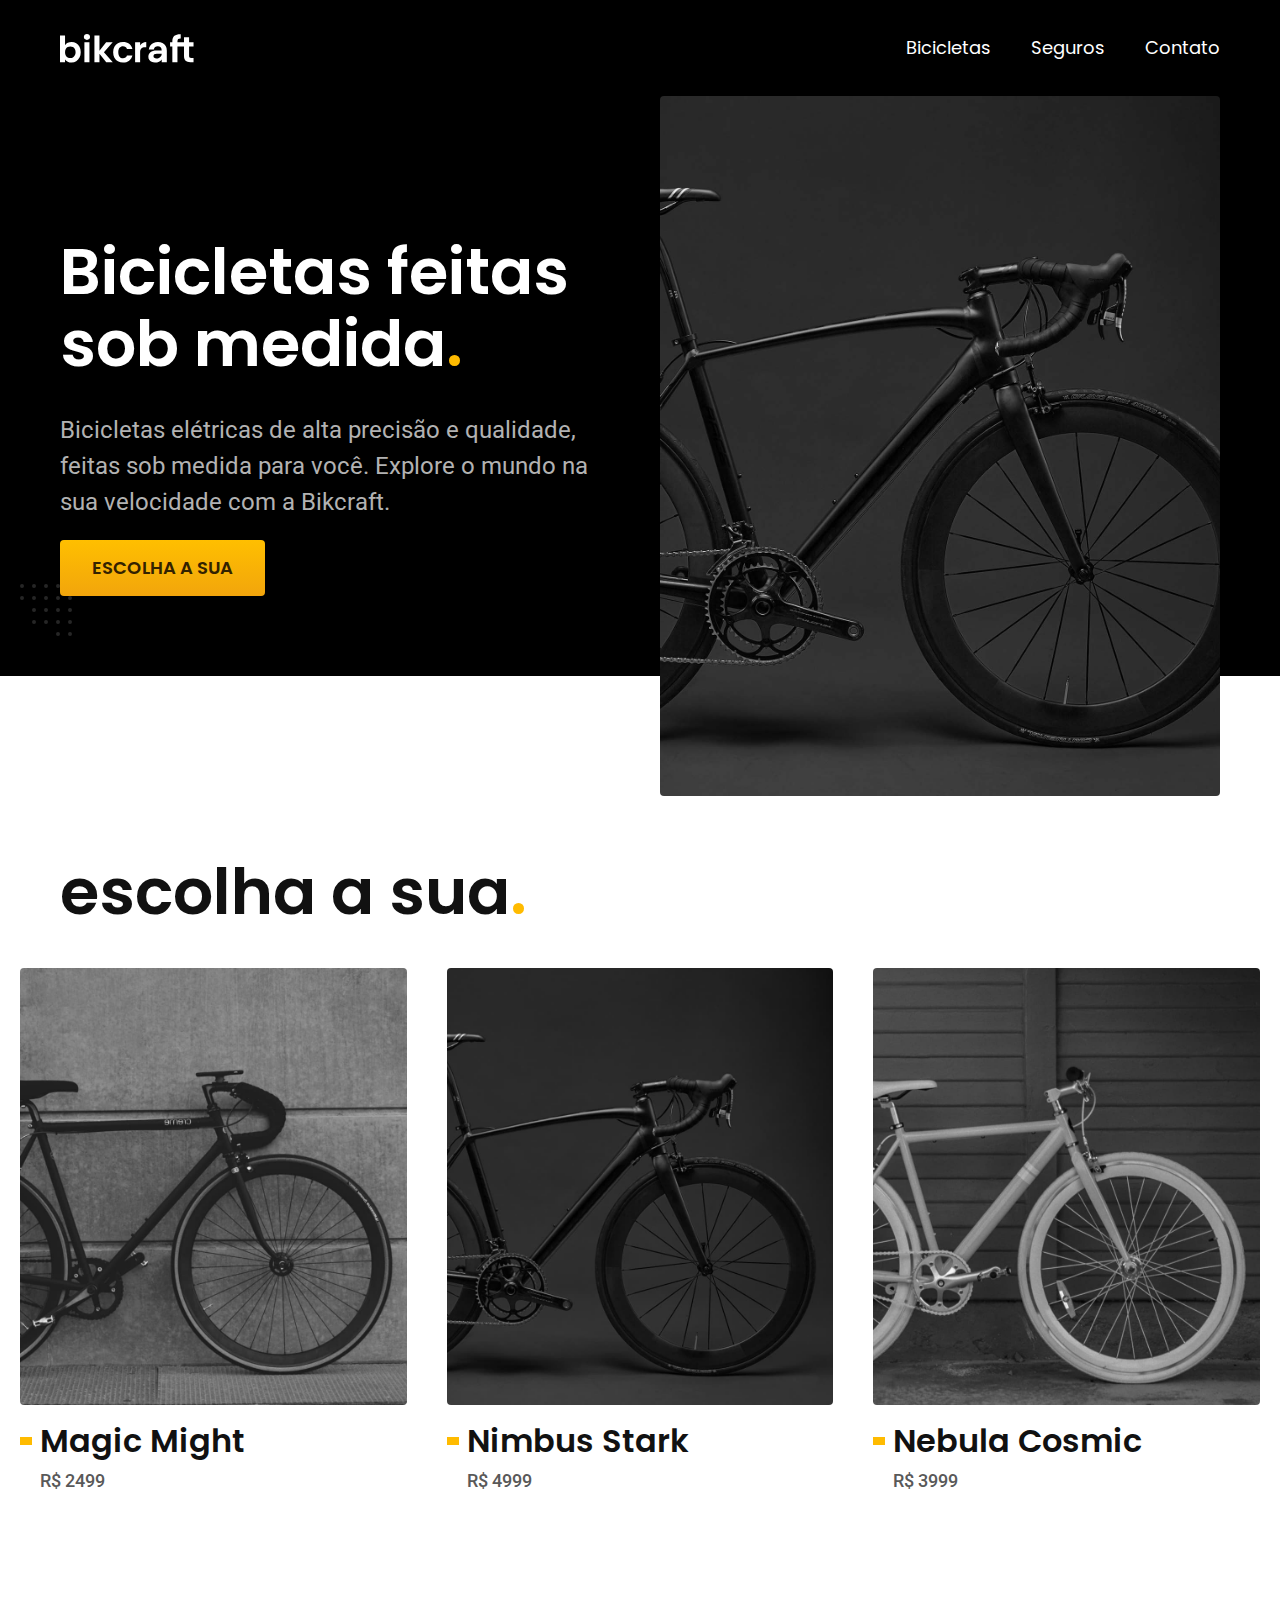
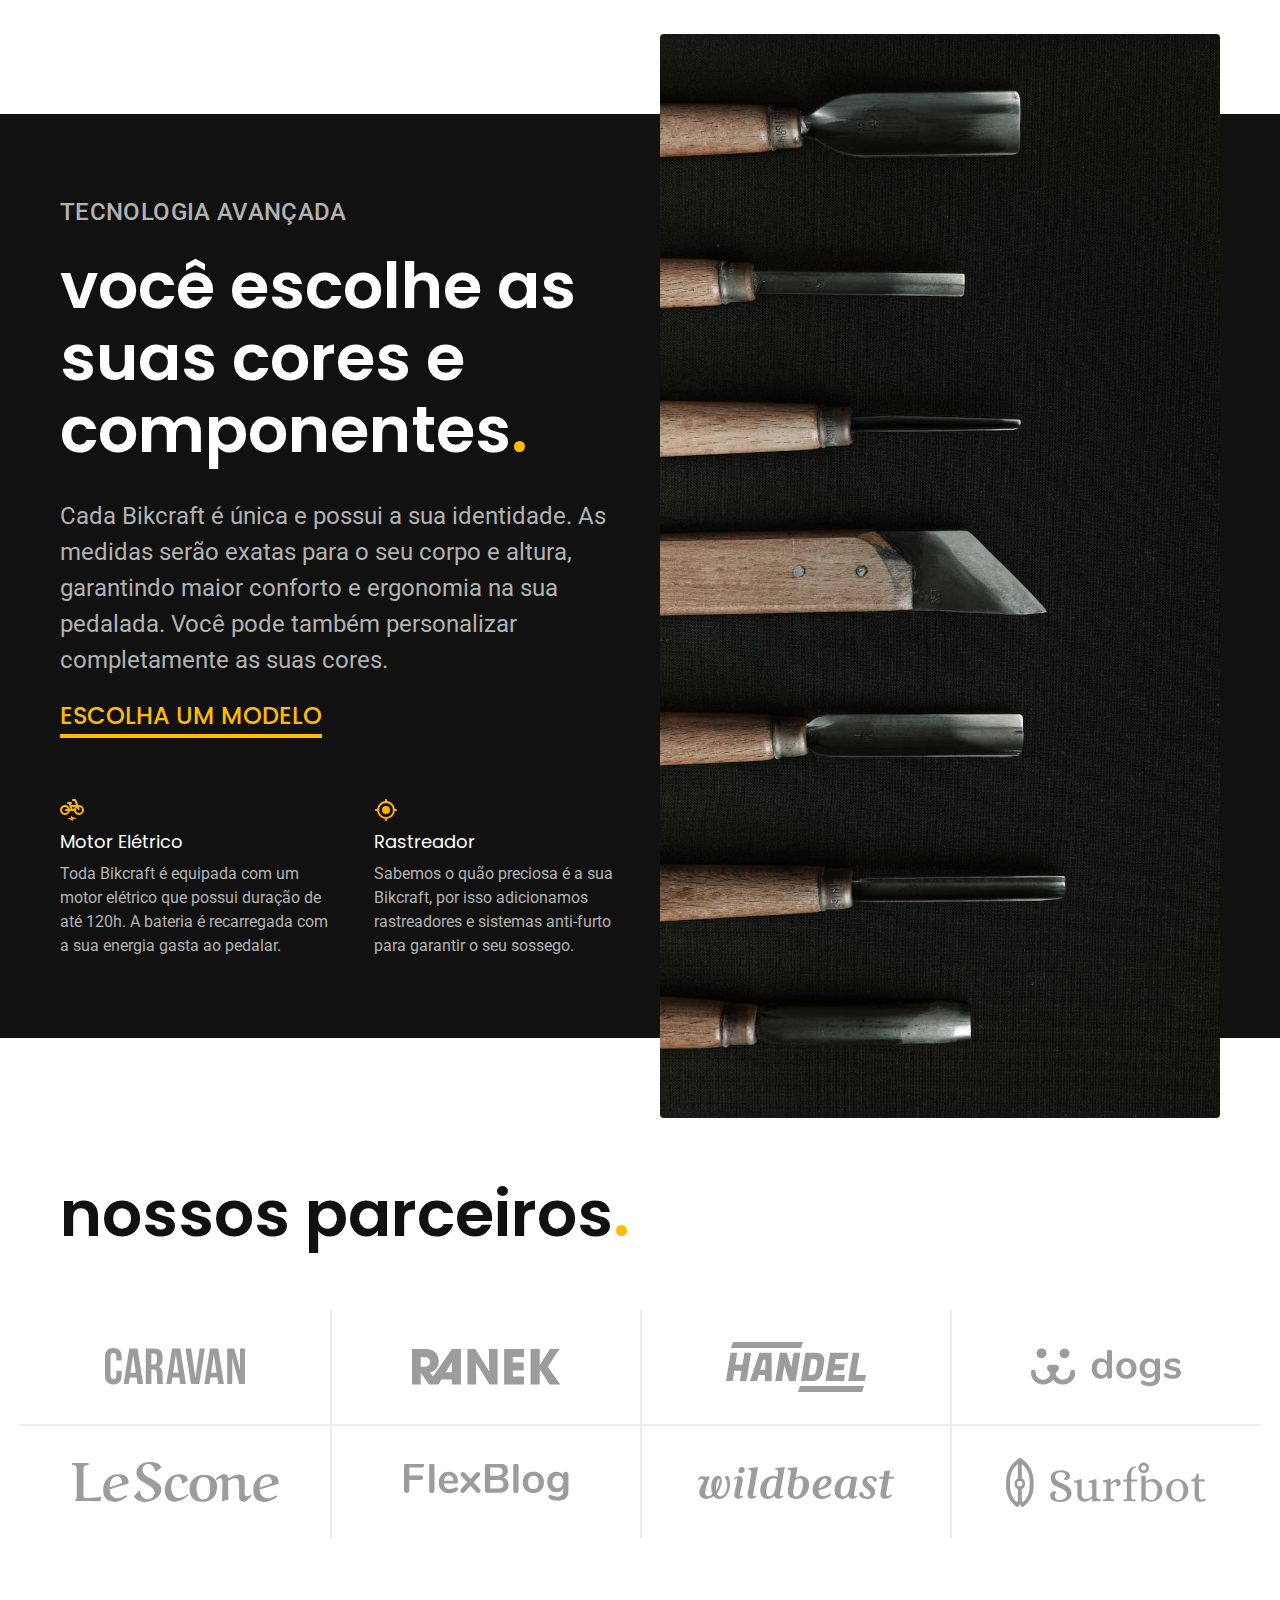
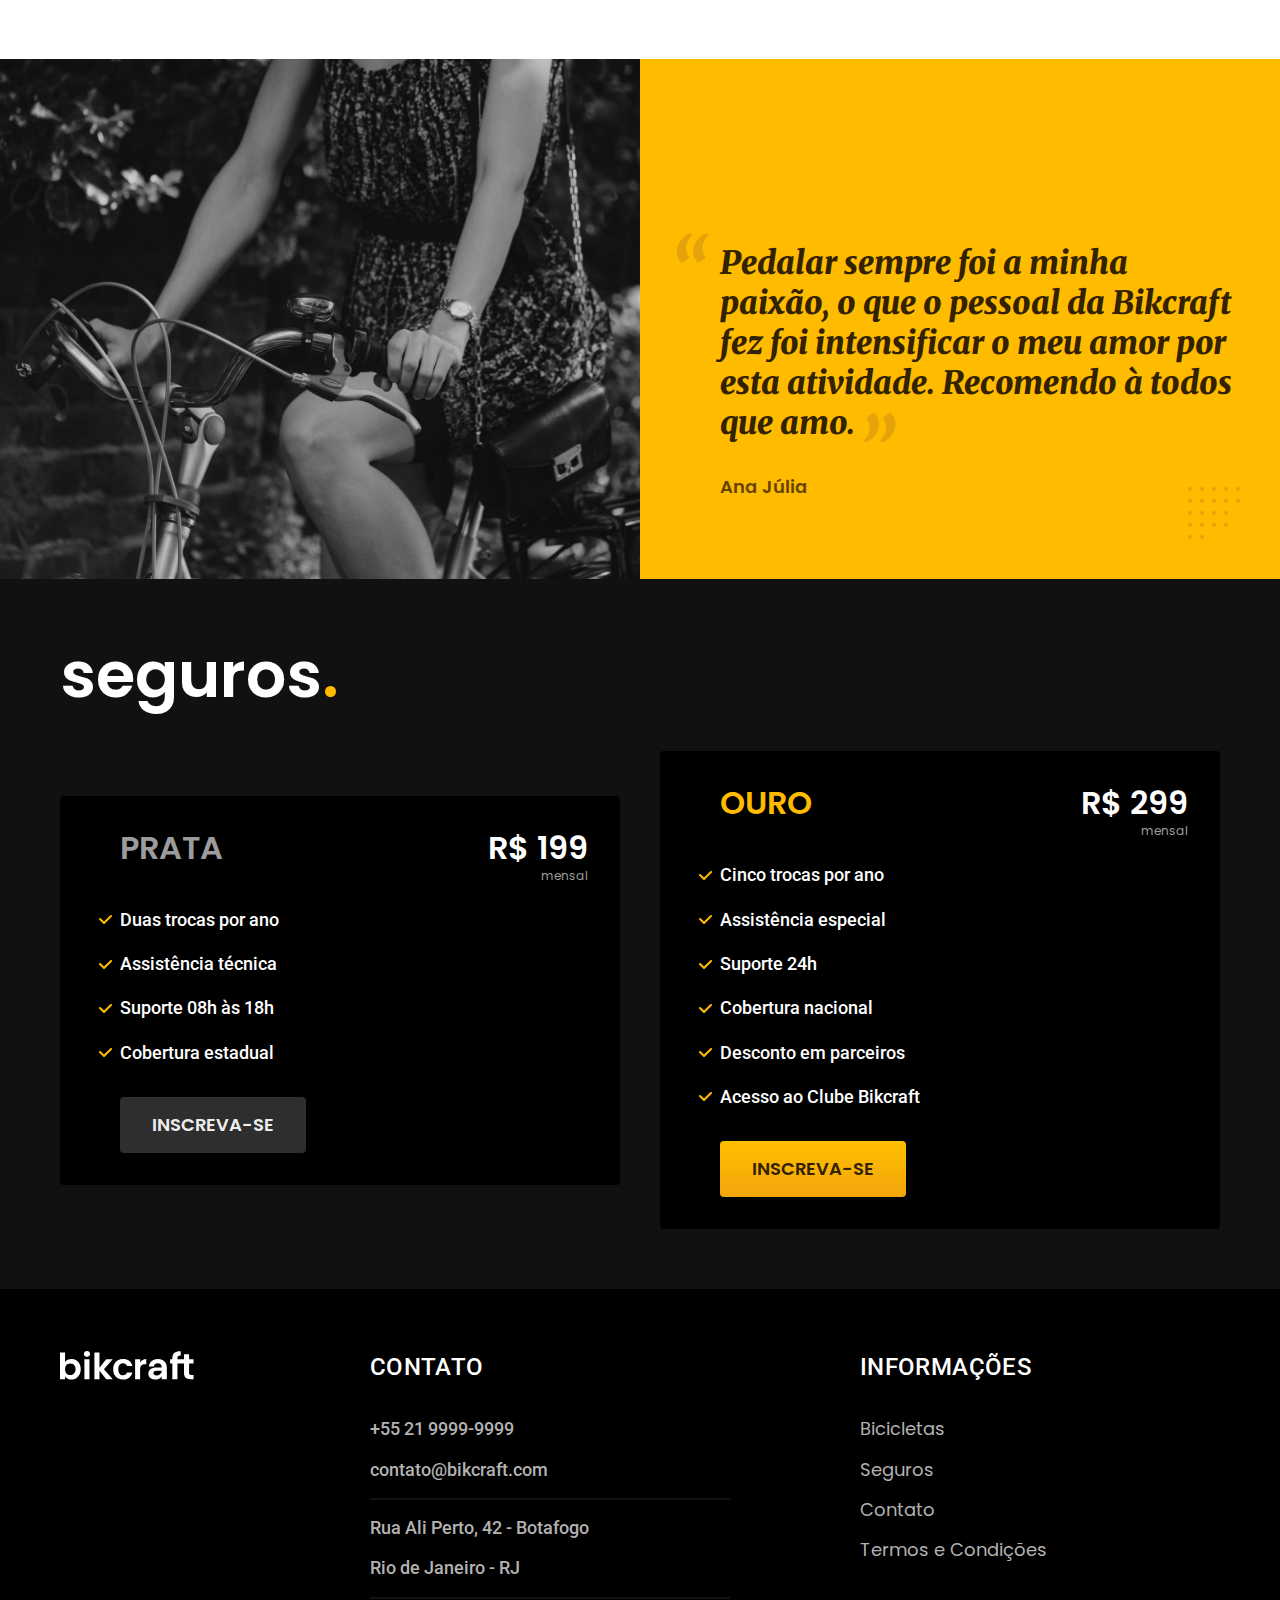
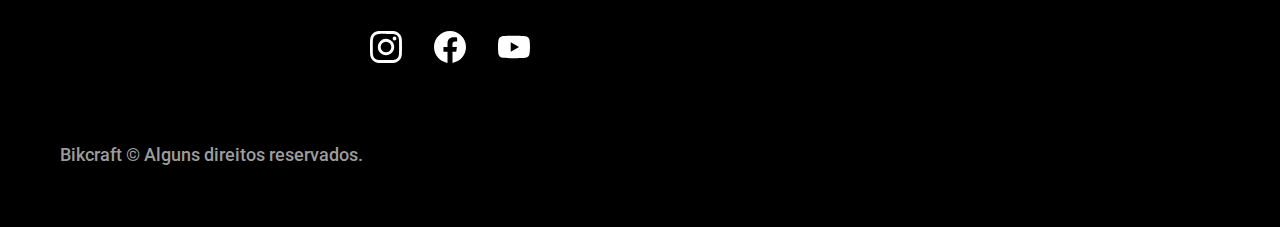
<file: index.html>
<!DOCTYPE html>
<html lang="pt-br">

<head>
  <meta charset="UTF-8">
  <meta name="viewport" content="width=device-width, initial-scale=1.0">
  <title>Bikcraft - Bicicletas Elétricas</title>
  <meta name="description" content="Bicicletas elétricas de alta precisão e qualidade, feitas sob medida para o cliente. Explore o mundo na sua velocidade com a Bikcraft.">

  <link rel="icon" href="./favicon.svg" type="image/svg+xml">
  <link rel="preload" href="./css/style.min.css" as="style">
  <link rel="stylesheet" href="./css/style.min.css">

  <link rel="preconnect" href="https://fonts.googleapis.com">
  <link rel="preconnect" href="https://fonts.gstatic.com" crossorigin>
  <link href="https://fonts.googleapis.com/css2?family=Merriweather:ital,wght@1,900&family=Poppins:wght@400;600&family=Roboto:wght@400;500&display=swap" rel="stylesheet">

  <script>
    document.documentElement.classList.add('js');
  </script>
</head>

<body>
  <header class="header-bg">
    <div class="header container">
      <a href="./">
        <img src="./img/bikcraft.svg" width="136" height="32" alt="Bikcraft">
      </a>

      <nav aria-label="primaria">
        <ul class="header-menu font-1-m cor-0">
          <li><a href="./bicicletas.html">Bicicletas</a></li>
          <li><a href="./seguros.html">Seguros</a></li>
          <li><a href="./contato.html">Contato</a></li>
        </ul>
      </nav>
    </div>
  </header>

  <main class="introducao-bg">
    <div class="introducao container">
      <div class="introducao-conteudo">
        <h1 class="font-1-xxl cor-0 fadeInDown" data-anime="200">Bicicletas feitas sob medida<span class="cor-p1">.</span></h1>
        <p class="font-2-l cor-5 fadeInDown" data-anime="400">Bicicletas elétricas de alta precisão e qualidade, feitas sob medida para você. Explore o mundo na sua velocidade com a Bikcraft.</p>
        <a class="botao fadeInDown" data-anime="600" href="./bicicletas.html">Escolha a sua</a>
      </div>
      <picture class="fadeInDown" data-anime="800">
        <source media="(max-width: 800px)" srcset="./img/bicicletas/nimbus.jpg">
        <img src="./img/fotos/introducao.jpg" width="1280" height="1600" alt="Bicicleta elétrica preta.">
      </picture>
    </div>
  </main>

  <article class="bicicletas-lista">
    <h2 class="container font-1-xxl">escolha a sua<span class="cor-p1">.</span></h2>

    <ul>
      <li>
        <a href="./bicicletas/magic.html">
          <img src="./img/bicicletas/magic-home.jpg" alt="Bicicleta preta" width="920" height="1040">
          <h3 class="font-1-xl">Magic Might</h3>
          <span class="font-2-m cor-8">R$ 2499</span>
        </a>
      </li>
      <li>
        <a href="./bicicletas/nimbus.html">
          <img src="./img/bicicletas/nimbus-home.jpg" alt="Bicicleta preta" width="920" height="1040">
          <h3 class="font-1-xl">Nimbus Stark</h3>
          <span class="font-2-m cor-8">R$ 4999</span>
        </a>
      </li>
      <li>
        <a href="./bicicletas/nebula.html">
          <img src="./img/bicicletas/nebula-home.jpg" alt="Bicicleta preta" width="920" height="1040">
          <h3 class="font-1-xl">Nebula Cosmic</h3>
          <span class="font-2-m cor-8">R$ 3999</span>
        </a>
      </li>
    </ul>
  </article>

  <article class="tecnologia-bg">
    <div class="tecnologia container">
      <div class="tecnologia-conteudo">
        <span class="font-2-l-b cor-5">Tecnologia Avançada</span>
        <h2 class="font-1-xxl cor-0">você escolhe as suas cores e componentes<span class="cor-p1">.</span></h2>
        <p class="font-2-l cor-5">Cada Bikcraft é única e possui a sua identidade. As medidas serão exatas para o seu corpo e altura, garantindo maior conforto e ergonomia na sua pedalada. Você pode também personalizar completamente as suas cores.</p>
        <a class="link" href="./bicicletas.html">Escolha um modelo</a>
        <div class="tecnologia-vantagens">
          <div>
            <img src="./img/icones/eletrica.svg" width="24" height="24" alt="">
            <h3 class="font-1-m cor-0">Motor Elétrico</h3>
            <p class="font-2-s cor-5">Toda Bikcraft é equipada com um motor elétrico que possui duração de até 120h. A bateria é recarregada com a sua energia gasta ao pedalar.</p>
          </div>
          <div>
            <img src="./img/icones/rastreador.svg" width="24" height="24" alt="">
            <h3 class="font-1-m cor-0">Rastreador</h3>
            <p class="font-2-s cor-5">Sabemos o quão preciosa é a sua Bikcraft, por isso adicionamos rastreadores e sistemas anti-furto para garantir o seu sossego.</p>
          </div>
        </div>
      </div>
      <div class="tecnologia-imagem">
        <img src="./img/fotos/tecnologia.jpg" width="1200" height="1920" alt="">
      </div>
    </div>
  </article>

  <section class="parceiros" aria-label="Nossos Parceiros">
    <h2 class="container font-1-xxl">nossos parceiros<span class="cor-p1">.</span></h2>

    <ul>
      <li><img src="./img/parceiros/caravan.svg" alt="Caravan" width="140" height="38"></li>
      <li><img src="./img/parceiros/ranek.svg" alt="Ranek" width="149" height="36"></li>
      <li><img src="./img/parceiros/handel.svg" alt="Handel" width="140" height="50"></li>
      <li><img src="./img/parceiros/dogs.svg" alt="Dogs" width="152" height="39"></li>
      <li><img src="./img/parceiros/lescone.svg" alt="LeScone" width="208" height="41"></li>
      <li><img src="./img/parceiros/flexblog.svg" alt="FlexBlog" width="165" height="38"></li>
      <li><img src="./img/parceiros/wildbeast.svg" alt="Wildbeast" width="196" height="34"></li>
      <li><img src="./img/parceiros/surfbot.svg" alt="Surfbot" width="200" height="49"></li>
    </ul>
  </section>

  <section class="depoimento" aria-label="Depoimento">
    <div>
      <img src="./img/fotos/depoimento.jpg" width="1560" height="1360" alt="Pessoa pedalando uma bicicleta Bikcraft">
    </div>
    <div class="depoimento-conteudo">
      <blockquote class="font-1-xl cor-p5">
        <p>Pedalar sempre foi a minha paixão, o que o pessoal da Bikcraft fez foi intensificar o meu amor por esta atividade. Recomendo à todos que amo.</p>
      </blockquote>
      <span class="font-1-m-b cor-p4">Ana Júlia</span>
    </div>
  </section>

  <article class="seguros-bg">
    <div class="seguros container">
      <h2 class="font-1-xxl cor-0">seguros<span class="cor-p1">.</span></h2>
      <div class="seguros-item">
        <h3 class="font-1-xl cor-6">PRATA</h3>
        <span class="font-1-xl cor-0">R$ 199 <span class="font-1-xs cor-6">mensal</span></span>
        <ul class="font-2-m cor-0">
          <li>Duas trocas por ano</li>
          <li>Assistência técnica</li>
          <li>Suporte 08h às 18h</li>
          <li>Cobertura estadual</li>
        </ul>
        <a class="botao secundario" href="./orcamento.html">Inscreva-se</a>
      </div>

      <div class="seguros-item">
        <h3 class="font-1-xl cor-p1">OURO</h3>
        <span class="font-1-xl cor-0">R$ 299 <span class="font-1-xs cor-6">mensal</span></span>
        <ul class="font-2-m cor-0">
          <li>Cinco trocas por ano</li>
          <li>Assistência especial</li>
          <li>Suporte 24h</li>
          <li>Cobertura nacional</li>
          <li>Desconto em parceiros</li>
          <li>Acesso ao Clube Bikcraft</li>
        </ul>
        <a class="botao" href="./orcamento.html">Inscreva-se</a>
      </div>
    </div>
  </article>

  <footer class="footer-bg">
    <div class="footer container">
      <img src="./img/bikcraft.svg" width="136" height="32" alt="Bikcraft">
      <div class="footer-contato">
        <h3 class="font-2-l-b cor-0">Contato</h3>
        <ul class="font-2-m cor-5">
          <li><a href="tel:+552199999999">+55 21 9999-9999</a></li>
          <li><a href="mailto:contato@bikcraft.com">contato@bikcraft.com</a></li>
          <li>Rua Ali Perto, 42 - Botafogo</li>
          <li>Rio de Janeiro - RJ</li>
        </ul>
        <div class="footer-redes">
          <a href="./">
            <img src="./img/redes/instagram.svg" width="32" height="32" alt="Instagram">
          </a>
          <a href="./">
            <img src="./img/redes/facebook.svg" width="32" height="32" alt="Facebook">
          </a>
          <a href="./">
            <img src="./img/redes/youtube.svg" width="32" height="32" alt="Youtube">
          </a>
        </div>
      </div>
      <div class="footer-informacoes">
        <h3 class="font-2-l-b cor-0">Informações</h3>
        <nav>
          <ul class="font-1-m cor-5">
            <li><a href="./bicicletas.html">Bicicletas</a></li>
            <li><a href="./seguros.html">Seguros</a></li>
            <li><a href="./contato.html">Contato</a></li>
            <li><a href="./termos.html">Termos e Condições</a></li>
          </ul>
        </nav>
      </div>
      <p class="footer-copy font-2-m cor-6">Bikcraft © Alguns direitos reservados.</p>
    </div>
  </footer>

  <script src="./js/plugins/simple-anime.js"></script>
  <script src="./js/script.js"></script>

</body>

</html>
</file>
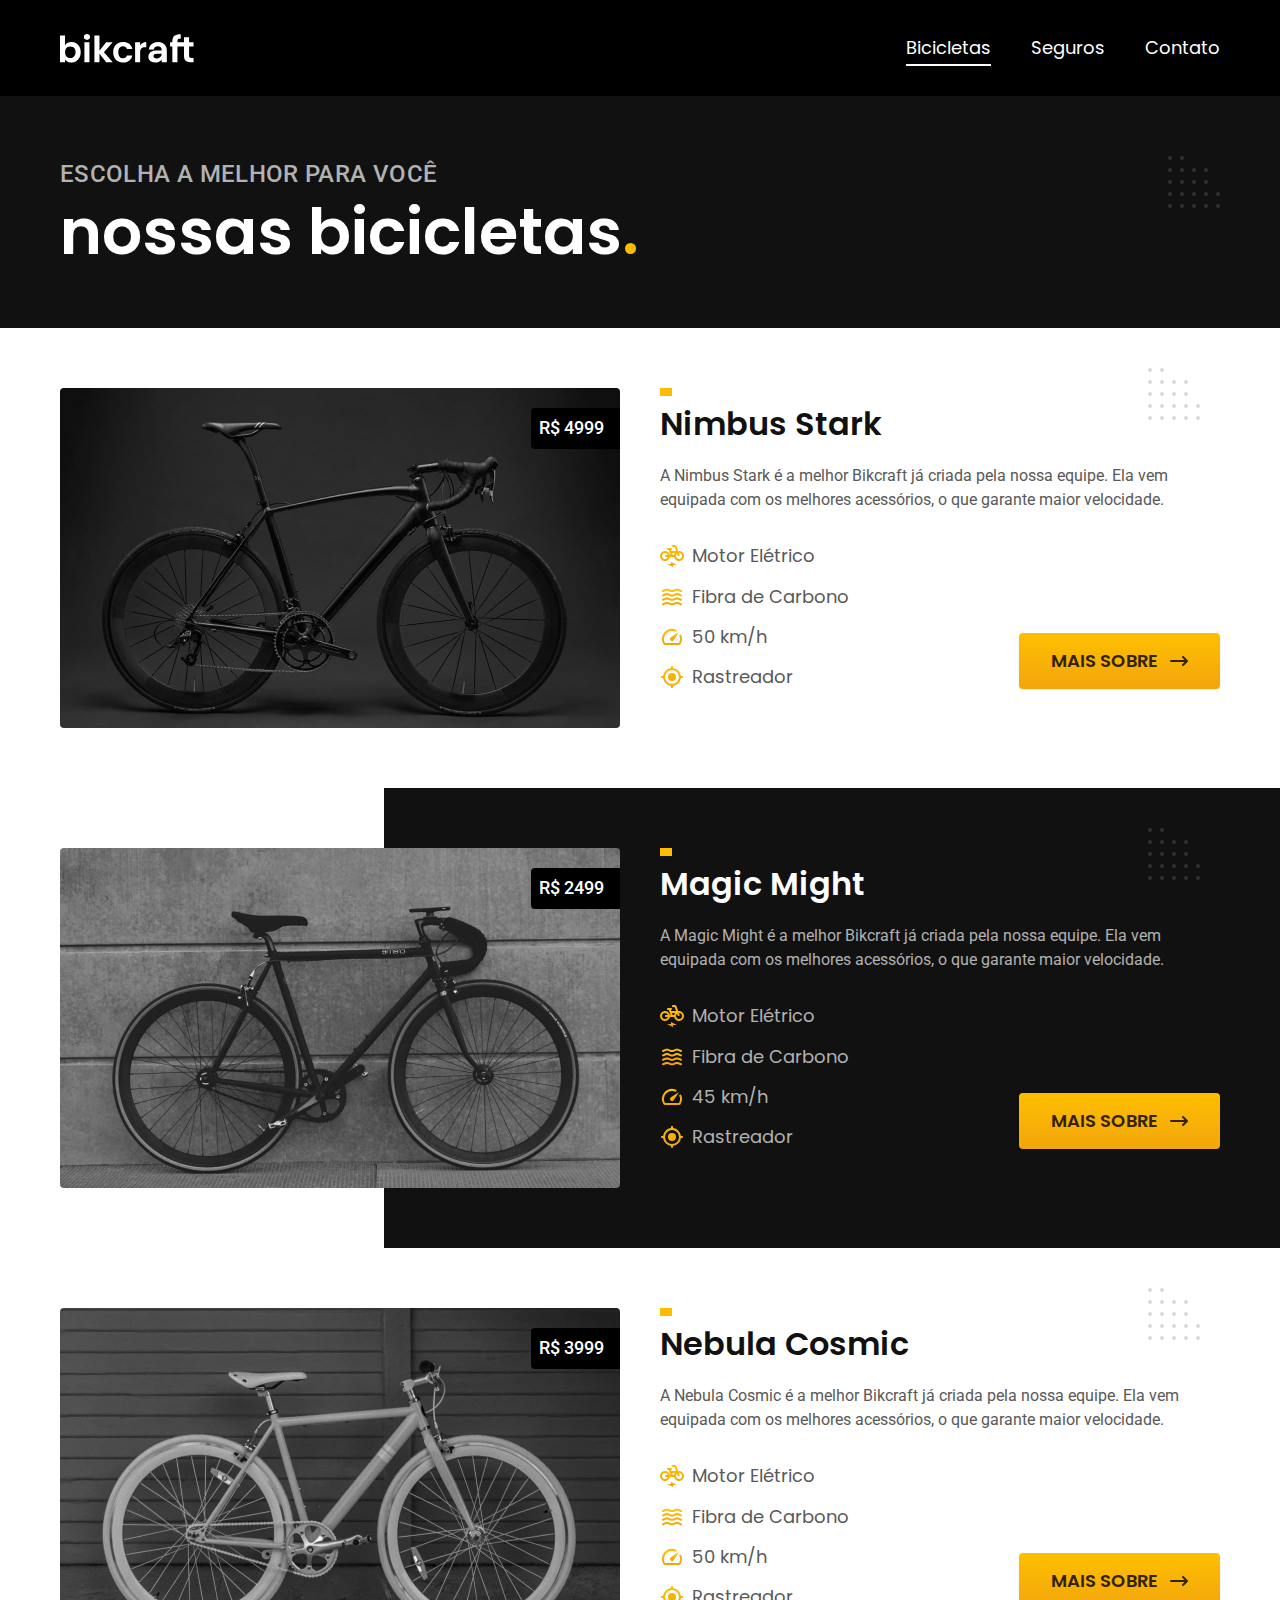
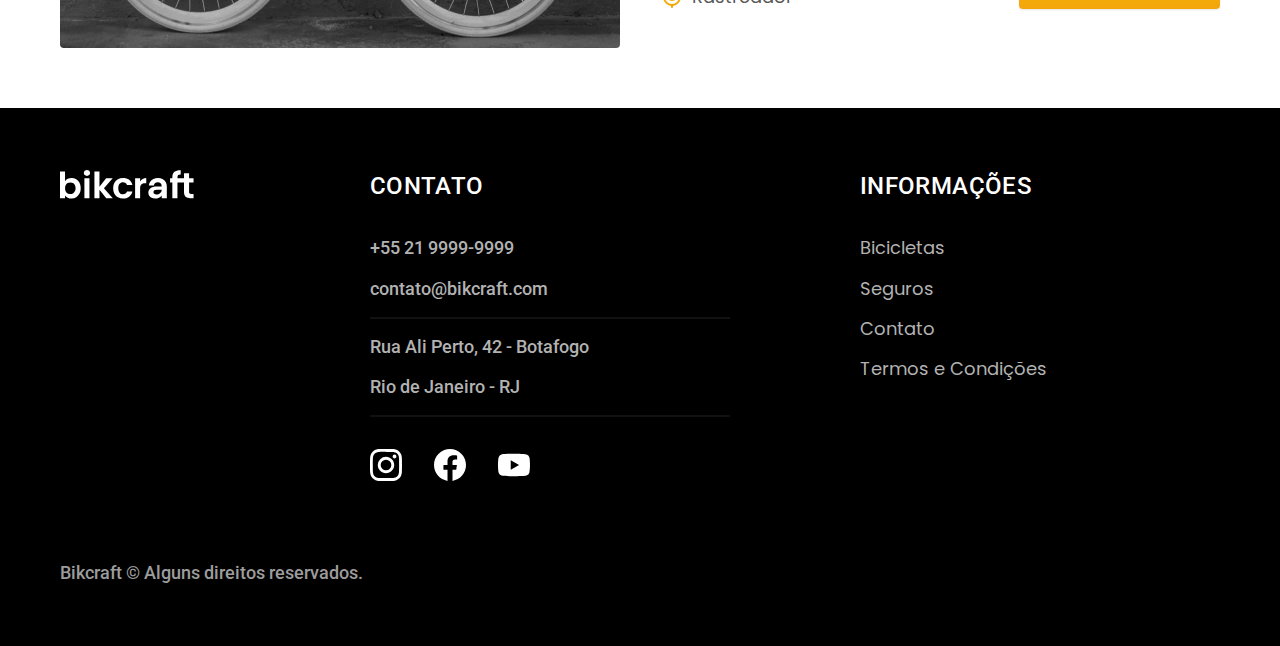
<file: bicicletas.html>
<!DOCTYPE html>
<html lang="pt-br">

<head>
  <meta charset="UTF-8">
  <meta name="viewport" content="width=device-width, initial-scale=1.0">

  <title>Bicicletas | Bikcraft</title>
  <meta name="description" content="Bicicletas">

  <link rel="icon" href="./favicon.svg" type="image/svg+xml">
  <link rel="preload" href="./css/style.min.css" as="style">
  <link rel="stylesheet" href="./css/style.min.css">

  <link rel="preconnect" href="https://fonts.googleapis.com">
  <link rel="preconnect" href="https://fonts.gstatic.com" crossorigin>
  <link href="https://fonts.googleapis.com/css2?family=Merriweather:ital,wght@1,900&family=Poppins:wght@400;600&family=Roboto:wght@400;500&display=swap" rel="stylesheet">

  <script>
    document.documentElement.classList.add('js');
  </script>
</head>

<body id="bicicletas">
  <header class="header-bg">
    <div class="header container">
      <a href="./">
        <img src="./img/bikcraft.svg" alt="Bikcraft" width="136" height="32">
      </a>

      <nav aria-label="primaria">
        <ul class="header-menu font-1-m cor-0">
          <li><a href="./bicicletas.html">Bicicletas</a></li>
          <li><a href="./seguros.html">Seguros</a></li>
          <li><a href="./contato.html">Contato</a></li>
        </ul>
      </nav>
    </div>
  </header>

  <main>
    <div class="titulo-bg">
      <div class="titulo container">
        <p class="font-2-l-b cor-5">Escolha a melhor para você</p>
        <h1 class="font-1-xxl cor-0">nossas bicicletas<span class="cor-p1">.</span></h1>
      </div>
    </div>

    <div class="bicicletas container">
      <div class="bicicletas-imagem">
        <img src="./img/bicicletas/nimbus.jpg" alt="Bicicleta preta" width="1120" height="680">
        <span class="font-2-m cor-0">R$ 4999</span>
      </div>
      <div class="bicicletas-conteudo">
        <h2 class="font-1-xl">Nimbus Stark</h2>
        <p class="font-2-s cor-8">A Nimbus Stark é a melhor Bikcraft já criada pela nossa equipe. Ela vem equipada com os melhores acessórios, o que garante maior velocidade.</p>
        <ul class="font-1-m cor-8">
          <li>
            <img src="./img/icones/eletrica.svg" alt="" width="32" height="32">
            Motor Elétrico
          </li>
          <li>
            <img src="./img/icones/carbono.svg" alt="" width="32" height="32">
            Fibra de Carbono
          </li>
          <li>
            <img src="./img/icones/velocidade.svg" alt="" width="32" height="32">
            50 km/h
          </li>
          <li>
            <img src="./img/icones/rastreador.svg" alt="" width="32" height="32">
            Rastreador
          </li>
        </ul>
        <a class="botao seta" href="./bicicletas/nimbus.html">Mais Sobre</a>
      </div>
    </div>

    <div class="bicicletas-bg">
      <div class="bicicletas container">
        <div class="bicicletas-imagem">
          <img src="./img/bicicletas/magic.jpg" alt="Bicicleta preta" width="1120" height="680">
          <span class="font-2-m cor-0">R$ 2499</span>
        </div>
        <div class="bicicletas-conteudo">
          <h2 class="font-1-xl cor-0">Magic Might</h2>
          <p class="font-2-s cor-5">A Magic Might é a melhor Bikcraft já criada pela nossa equipe. Ela vem equipada com os melhores acessórios, o que garante maior velocidade.</p>
          <ul class="font-1-m cor-5">
            <li>
              <img src="./img/icones/eletrica.svg" alt="" width="32" height="32">
              Motor Elétrico
            </li>
            <li>
              <img src="./img/icones/carbono.svg" alt="" width="32" height="32">
              Fibra de Carbono
            </li>
            <li>
              <img src="./img/icones/velocidade.svg" alt="" width="32" height="32">
              45 km/h
            </li>
            <li>
              <img src="./img/icones/rastreador.svg" alt="" width="32" height="32">
              Rastreador
            </li>
          </ul>
          <a class="botao seta" href="./bicicletas/magic.html">Mais Sobre</a>
        </div>
      </div>
    </div>

    <div class="bicicletas container">
      <div class="bicicletas-imagem">
        <img src="./img/bicicletas/nebula.jpg" alt="Bicicleta preta" width="1120" height="680">
        <span class="font-2-m cor-0">R$ 3999</span>
      </div>
      <div class="bicicletas-conteudo">
        <h2 class="font-1-xl">Nebula Cosmic</h2>
        <p class="font-2-s cor-8">A Nebula Cosmic é a melhor Bikcraft já criada pela nossa equipe. Ela vem equipada com os melhores acessórios, o que garante maior velocidade.</p>
        <ul class="font-1-m cor-8">
          <li>
            <img src="./img/icones/eletrica.svg" alt="" width="32" height="32">
            Motor Elétrico
          </li>
          <li>
            <img src="./img/icones/carbono.svg" alt="" width="32" height="32">
            Fibra de Carbono
          </li>
          <li>
            <img src="./img/icones/velocidade.svg" alt="" width="32" height="32">
            50 km/h
          </li>
          <li>
            <img src="./img/icones/rastreador.svg" alt="" width="32" height="32">
            Rastreador
          </li>
        </ul>
        <a class="botao seta" href="./bicicletas/nebula.html">Mais Sobre</a>
      </div>
    </div>

  </main>

  <footer class="footer-bg">
    <div class="footer container">
      <img src="./img/bikcraft.svg" alt="Bikcraft" width="136" height="32">
      <div class="footer-contato">
        <h3 class="font-2-l-b cor-0">Contato</h3>
        <ul class="font-2-m cor-5">
          <li><a href="tel:+552199999999">+55 21 9999-9999</a></li>
          <li><a href="mailto:contato@bikcraft.com">contato@bikcraft.com</a></li>
          <li>Rua Ali Perto, 42 - Botafogo</li>
          <li>Rio de Janeiro - RJ</li>
        </ul>
        <div class="footer-redes">
          <a href="./">
            <img src="./img/redes/instagram.svg" alt="Instagram" width="32" height="32">
          </a>
          <a href="./">
            <img src="./img/redes/facebook.svg" alt="Facebook" width="32" height="32">
          </a>
          <a href="./">
            <img src="./img/redes/youtube.svg" alt="Youtube" width="32" height="32">
          </a>
        </div>
      </div>
      <div class="footer-informacoes">
        <h3 class="font-2-l-b cor-0">Informações</h3>
        <nav>
          <ul class="font-1-m cor-5">
            <li><a href="./bicicletas.html">Bicicletas</a></li>
            <li><a href="./seguros.html">Seguros</a></li>
            <li><a href="./contato.html">Contato</a></li>
            <li><a href="./termos.html">Termos e Condições</a></li>
          </ul>
        </nav>
      </div>
      <p class="footer-copy font-2-m cor-6">Bikcraft © Alguns direitos reservados.</p>
    </div>
  </footer>
  <script src="./js/script.js"></script>
</body>

</html>
</file>
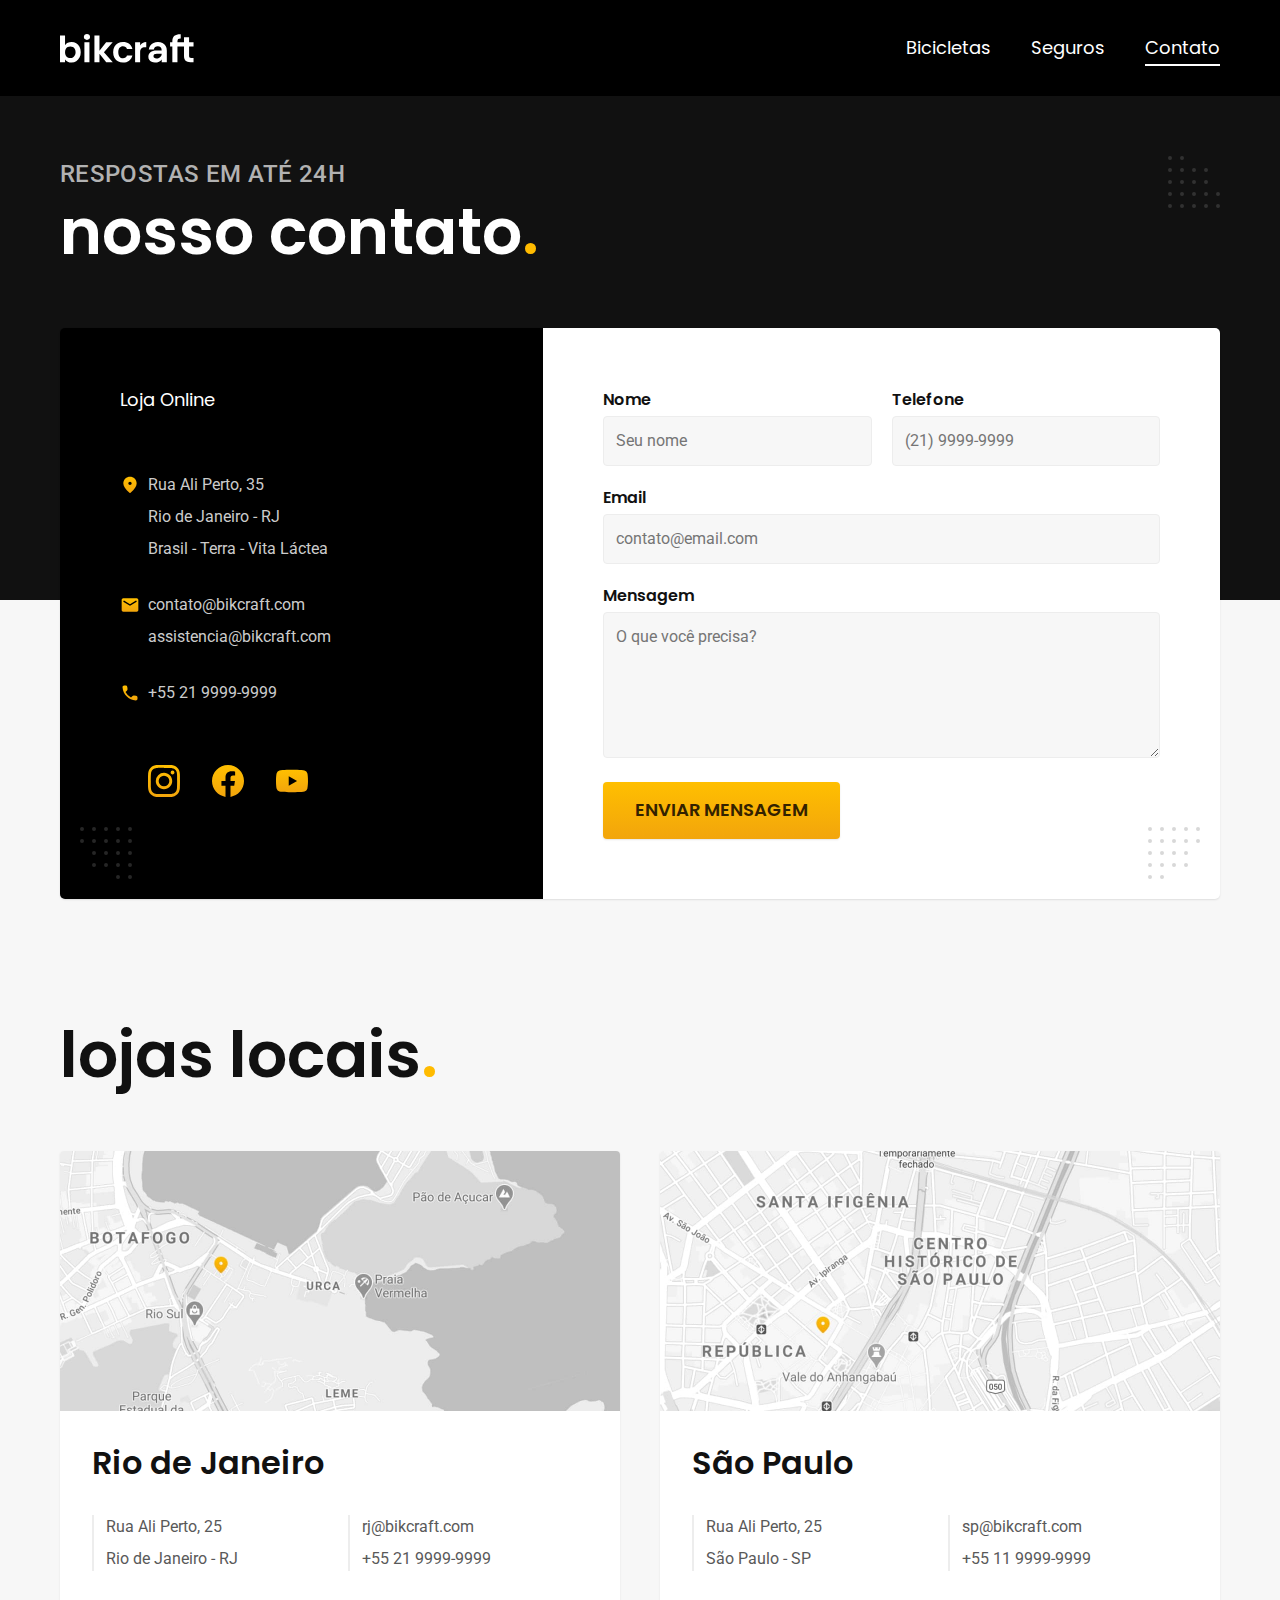
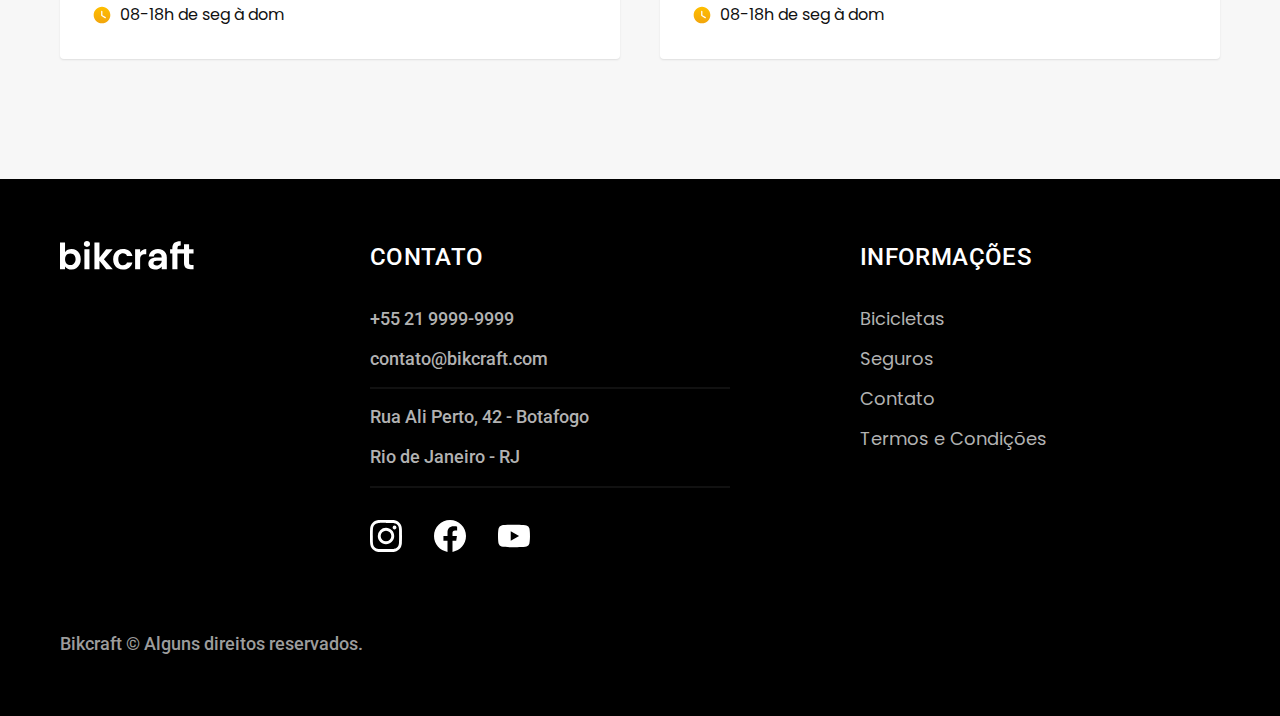
<file: contato.html>
<!DOCTYPE html>
<html lang="pt-br">

<head>
  <meta charset="UTF-8">
  <meta name="viewport" content="width=device-width, initial-scale=1.0">

  <title>Contato | Bikcraft</title>
  <meta name="description" content="Contato.">

  <link rel="icon" href="./favicon.svg" type="image/svg+xml">
  <link rel="preload" href="./css/style.min.css" as="style">
  <link rel="stylesheet" href="./css/style.min.css">

  <link rel="preconnect" href="https://fonts.googleapis.com">
  <link rel="preconnect" href="https://fonts.gstatic.com" crossorigin>
  <link href="https://fonts.googleapis.com/css2?family=Merriweather:ital,wght@1,900&family=Poppins:wght@400;600&family=Roboto:wght@400;500&display=swap" rel="stylesheet">

  <script>
    document.documentElement.classList.add('js');
  </script>
</head>

<body id="contato">
  <header class="header-bg">
    <div class="header container">
      <a href="./">
        <img src="./img/bikcraft.svg" alt="Bikcraft" width="136" height="32">
      </a>

      <nav aria-label="primaria">
        <ul class="header-menu font-1-m cor-0">
          <li><a href="./bicicletas.html">Bicicletas</a></li>
          <li><a href="./seguros.html">Seguros</a></li>
          <li><a href="./contato.html">Contato</a></li>
        </ul>
      </nav>
    </div>
  </header>

  <main>
    <div class="titulo-bg">
      <div class="titulo container">
        <p class="font-2-l-b cor-5">Respostas em até 24h</p>
        <h1 class="font-1-xxl cor-0">nosso contato<span class="cor-p1">.</span></h1>
      </div>
    </div>

    <div class="contato container">
      <section class="contato-dados" aria-label="Endereço">
        <h2 class="font-1-m cor-0">Loja Online</h2>
        <div class="contato-endereco font-2-s cor-4">
          <p>Rua Ali Perto, 35</p>
          <p>Rio de Janeiro - RJ</p>
          <p>Brasil - Terra - Vita Láctea</p>
        </div>
        <address class="contato-meios font-2-s cor-4">
          <a href="mailto:contato@bikcraft.com">contato@bikcraft.com</a>
          <a href="mailto:assistencia@bikcraft.com">assistencia@bikcraft.com</a>
          <a href="tel:+552199999999">+55 21 9999-9999</a>
        </address>
        <div class="contato-redes">
          <a href="./">
            <img src="./img/redes/instagram-p.svg" alt="Instagram" width="32" height="32">
          </a>
          <a href="./">
            <img src="./img/redes/facebook-p.svg" alt="Facebook" width="32" height="32">
          </a>
          <a href="./">
            <img src="./img/redes/youtube-p.svg" alt="Youtube" width="32" height="32">
          </a>
        </div>
      </section>
      <section class="contato-formulario" aria-label="Formulário">
        <form class="form" action="./contato.html">
          <div>
            <label for="nome">Nome</label>
            <input type="text" id="nome" name="nome" placeholder="Seu nome">
          </div>
          <div>
            <label for="telefone">Telefone</label>
            <input type="text" id="telefone" name="telefone" placeholder="(21) 9999-9999">
          </div>
          <div class="col-2">
            <label for="email">Email</label>
            <input type="email" id="email" name="email" placeholder="contato@email.com">
          </div>
          <div class="col-2">
            <label for="mensagem">Mensagem</label>
            <textarea rows="5" id="mensagem" name="mensagem" placeholder="O que você precisa?"></textarea>
          </div>
          <button class="botao col-2">Enviar Mensagem</button>
        </form>
      </section>
    </div>
  </main>

  <article class="lojas container">
    <h2 class="font-1-xxl">lojas locais<span class="cor-p1">.</span></h2>
    <div class="lojas-item">
      <img src="./img/lojas/rj.jpg" alt="Mapa marcando o endereço em Rua Ali Perto, 25 - Rio de Janeiro - RJ" width="1120" height="520">
      <div class="lojas-conteudo">
        <h3 class="font-1-xl">Rio de Janeiro</h3>
        <div class="lojas-dados font-2-s cor-8">
          <p>Rua Ali Perto, 25</p>
          <p>Rio de Janeiro - RJ</p>
        </div>
        <div class="lojas-dados font-2-s cor-8">
          <a href="mailto:rj@bikcraft.com">rj@bikcraft.com</a>
          <a href="tel:+552199999999">+55 21 9999-9999</a>
        </div>
        <p class="lojas-tempo font-1-s"><img src="./img/icones/horario.svg" alt="" width="20" height="20"> 08-18h de seg à dom</p>
      </div>
    </div>

    <div class="lojas-item">
      <img src="./img/lojas/sp.jpg" alt="Mapa marcando o endereço em Rua Ali Perto, 25 - São Paulo - SP" width="1120" height="520">
      <div class="lojas-conteudo">
        <h3 class="font-1-xl">São Paulo</h3>
        <div class="lojas-dados font-2-s cor-8">
          <p>Rua Ali Perto, 25</p>
          <p>São Paulo - SP</p>
        </div>
        <div class="lojas-dados font-2-s cor-8">
          <a href="mailto:sp@bikcraft.com">sp@bikcraft.com</a>
          <a href="tel:+551199999999">+55 11 9999-9999</a>
        </div>
        <p class="lojas-tempo font-1-s"><img src="./img/icones/horario.svg" alt="" width="20" height="20"> 08-18h de seg à dom</p>
      </div>
    </div>
  </article>

  <footer class="footer-bg">
    <div class="footer container">
      <img src="./img/bikcraft.svg" alt="Bikcraft" width="136" height="32">
      <div class="footer-contato">
        <h3 class="font-2-l-b cor-0">Contato</h3>
        <ul class="font-2-m cor-5">
          <li><a href="tel:+552199999999">+55 21 9999-9999</a></li>
          <li><a href="mailto:contato@bikcraft.com">contato@bikcraft.com</a></li>
          <li>Rua Ali Perto, 42 - Botafogo</li>
          <li>Rio de Janeiro - RJ</li>
        </ul>
        <div class="footer-redes">
          <a href="./">
            <img src="./img/redes/instagram.svg" alt="Instagram" width="32" height="32">
          </a>
          <a href="./">
            <img src="./img/redes/facebook.svg" alt="Facebook" width="32" height="32">
          </a>
          <a href="./">
            <img src="./img/redes/youtube.svg" alt="Youtube" width="32" height="32">
          </a>
        </div>
      </div>
      <div class="footer-informacoes">
        <h3 class="font-2-l-b cor-0">Informações</h3>
        <nav>
          <ul class="font-1-m cor-5">
            <li><a href="./bicicletas.html">Bicicletas</a></li>
            <li><a href="./seguros.html">Seguros</a></li>
            <li><a href="./contato.html">Contato</a></li>
            <li><a href="./termos.html">Termos e Condições</a></li>
          </ul>
        </nav>
      </div>
      <p class="footer-copy font-2-m cor-6">Bikcraft © Alguns direitos reservados.</p>
    </div>
  </footer>
  <script src="./js/script.js"></script>
</body>

</html>
</file>
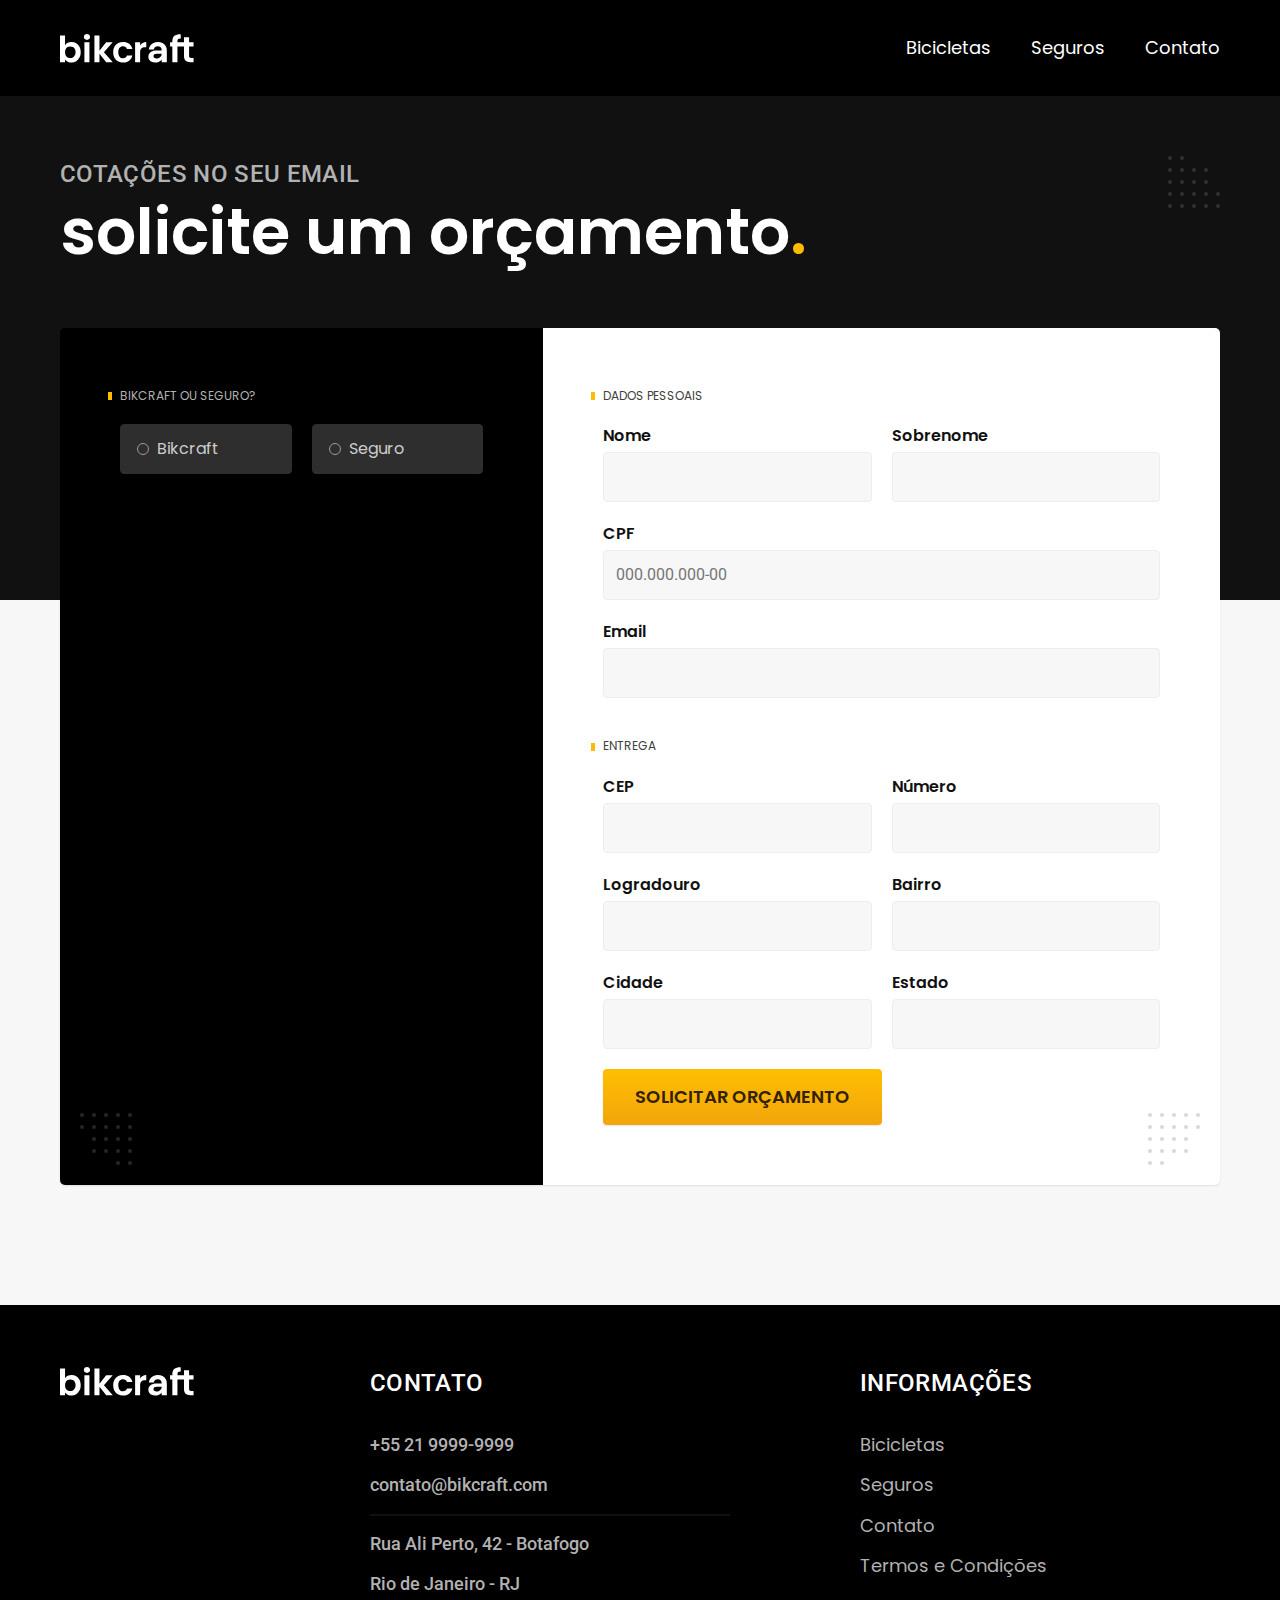
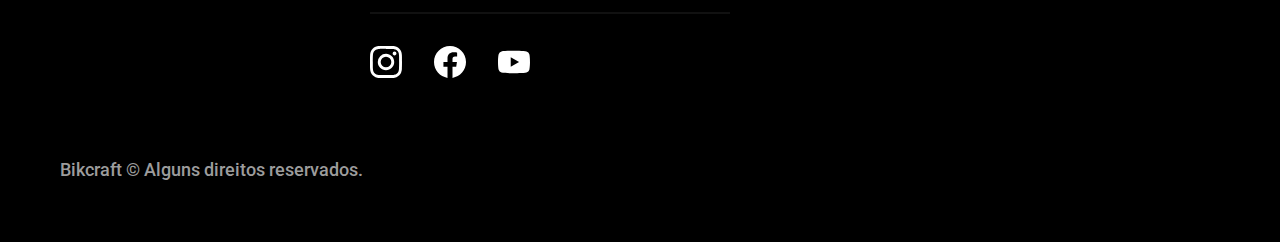
<file: orcamento.html>
<!DOCTYPE html>
<html lang="pt-br">

<head>
  <meta charset="UTF-8">
  <meta name="viewport" content="width=device-width, initial-scale=1.0">

  <title>Orçamento | Bikcraft</title>
  <meta name="description" content="Orçamento.">

  <link rel="icon" href="./favicon.svg" type="image/svg+xml">
  <link rel="preload" href="./css/style.min.css" as="style">
  <link rel="stylesheet" href="./css/style.min.css">

  <link rel="preconnect" href="https://fonts.googleapis.com">
  <link rel="preconnect" href="https://fonts.gstatic.com" crossorigin>
  <link href="https://fonts.googleapis.com/css2?family=Merriweather:ital,wght@1,900&family=Poppins:wght@400;600&family=Roboto:wght@400;500&display=swap" rel="stylesheet">

  <script>
    document.documentElement.classList.add('js');
  </script>
</head>

<body id="orcamento">
  <header class="header-bg">
    <div class="header container">
      <a href="./">
        <img src="./img/bikcraft.svg" alt="Bikcraft" width="136" height="32">
      </a>

      <nav aria-label="primaria">
        <ul class="header-menu font-1-m cor-0">
          <li><a href="./bicicletas.html">Bicicletas</a></li>
          <li><a href="./seguros.html">Seguros</a></li>
          <li><a href="./contato.html">Contato</a></li>
        </ul>
      </nav>
    </div>
  </header>

  <main>
    <div class="titulo-bg">
      <div class="titulo container">
        <p class="font-2-l-b cor-5">Cotações no seu email</p>
        <h1 class="font-1-xxl cor-0">solicite um orçamento<span class="cor-p1">.</span></h1>
      </div>
    </div>

    <form class="orcamento container" action="./orcamento.html">
      <div class="orcamento-produto">
        <h2 class="font-1-xs cor-5">Bikcraft ou Seguro?</h2>

        <input type="radio" name="tipo" value="bikcraft" id="bikcraft">
        <label for="bikcraft">Bikcraft</label>

        <input type="radio" name="tipo" value="seguro" id="seguro">
        <label for="seguro">Seguro</label>

        <div class="orcamento-conteudo" id="orcamento-bikcraft">
          <h2 class="font-1-xs cor-5">Escolha a sua</h2>

          <input type="radio" name="produto" value="nimbus" id="nimbus">
          <label for="nimbus">Nimbus Stark <span>R$ 4999</span></label>
          <div class="orcamento-detalhes">
            <ul class="font-1-xs cor-8">
              <li><img src="./img/icones/eletrica.svg" alt="" width="32" height="32"> Motor Elétrico</li>
              <li><img src="./img/icones/carbono.svg" alt="" width="32" height="32"> Fibra de Carbono</li>
              <li><img src="./img/icones/velocidade.svg" alt="" width="32" height="32"> 50 km/h</li>
              <li><img src="./img/icones/rastreador.svg" alt="" width="32" height="32"> Rastreador</li>
            </ul>
            <img src="./img/bicicletas/nimbus.jpg" alt="Bicicleta preta" width="1120" height="680">
          </div>

          <input type="radio" name="produto" value="magic" id="magic">
          <label for="magic">Magic Might <span>R$ 2499</span></label>
          <div class="orcamento-detalhes">
            <ul class="font-1-xs cor-8">
              <li><img src="./img/icones/eletrica.svg" alt="" width="32" height="32"> Motor Elétrico</li>
              <li><img src="./img/icones/carbono.svg" alt="" width="32" height="32"> Fibra de Carbono</li>
              <li><img src="./img/icones/velocidade.svg" alt="" width="32" height="32"> 45 km/h</li>
              <li><img src="./img/icones/rastreador.svg" alt="" width="32" height="32"> Rastreador</li>
            </ul>
            <img src="./img/bicicletas/magic.jpg" alt="Bicicleta preta" width="1120" height="680">
          </div>

          <input type="radio" name="produto" value="nebula" id="nebula">
          <label for="nebula">Nebula Cosmic <span>R$ 3999</span></label>
          <div class="orcamento-detalhes">
            <ul class="font-1-xs cor-8">
              <li><img src="./img/icones/eletrica.svg" alt="" width="32" height="32"> Motor Elétrico</li>
              <li><img src="./img/icones/carbono.svg" alt="" width="32" height="32"> Fibra de Carbono</li>
              <li><img src="./img/icones/velocidade.svg" alt="" width="32" height="32"> 40 km/h</li>
              <li><img src="./img/icones/rastreador.svg" alt="" width="32" height="32"> Rastreador</li>
            </ul>
            <img src="./img/bicicletas/nebula.jpg" alt="Bicicleta branca" width="1120" height="680">
          </div>

        </div>

        <div class="orcamento-conteudo" id="orcamento-seguro">
          <h2 class="font-1-xs cor-5">Escolha o plano</h2>

          <input type="radio" name="produto" value="prata" id="prata">
          <label for="prata">Prata <span>R$ 199</span></label>

          <input type="radio" name="produto" value="ouro" id="ouro">
          <label for="ouro">Ouro <span>R$ 299</span></label>
        </div>
      </div>
      <div class="orcamento-dados form">
        <h2 class="font-1-xs cor-9 col-2">dados pessoais</h2>
        <div>
          <label for="nome">Nome</label>
          <input type="text" id="nome" name="nome">
        </div>
        <div>
          <label for="sobrenome">Sobrenome</label>
          <input type="text" id="sobrenome" name="sobrenome">
        </div>
        <div class="col-2">
          <label for="cpf">CPF</label>
          <input type="text" id="cpf" name="cpf" placeholder="000.000.000-00">
        </div>
        <div class="col-2">
          <label for="email">Email</label>
          <input type="email" id="email" name="email">
        </div>
        <h2 class="font-1-xs cor-9 col-2">entrega</h2>
        <div>
          <label for="cep">CEP</label>
          <input type="text" id="cep" name="cep">
        </div>
        <div>
          <label for="numero">Número</label>
          <input type="text" id="numero" name="numero">
        </div>
        <div>
          <label for="logradouro">Logradouro</label>
          <input type="text" id="logradouro" name="logradouro">
        </div>
        <div>
          <label for="bairro">Bairro</label>
          <input type="text" id="bairro" name="bairro">
        </div>
        <div>
          <label for="cidade">Cidade</label>
          <input type="text" id="cidade" name="cidade">
        </div>
        <div>
          <label for="estado">Estado</label>
          <input type="text" id="estado" name="estado">
        </div>
        <button class="botao col-2">Solicitar Orçamento</button>
      </div>
    </form>
  </main>

  <footer class="footer-bg">
    <div class="footer container">
      <img src="./img/bikcraft.svg" alt="Bikcraft" width="136" height="32">
      <div class="footer-contato">
        <h3 class="font-2-l-b cor-0">Contato</h3>
        <ul class="font-2-m cor-5">
          <li><a href="tel:+552199999999">+55 21 9999-9999</a></li>
          <li><a href="mailto:contato@bikcraft.com">contato@bikcraft.com</a></li>
          <li>Rua Ali Perto, 42 - Botafogo</li>
          <li>Rio de Janeiro - RJ</li>
        </ul>
        <div class="footer-redes">
          <a href="./">
            <img src="./img/redes/instagram.svg" alt="Instagram" width="32" height="32">
          </a>
          <a href="./">
            <img src="./img/redes/facebook.svg" alt="Facebook" width="32" height="32">
          </a>
          <a href="./">
            <img src="./img/redes/youtube.svg" alt="Youtube" width="32" height="32">
          </a>
        </div>
      </div>
      <div class="footer-informacoes">
        <h3 class="font-2-l-b cor-0">Informações</h3>
        <nav>
          <ul class="font-1-m cor-5">
            <li><a href="./bicicletas.html">Bicicletas</a></li>
            <li><a href="./seguros.html">Seguros</a></li>
            <li><a href="./contato.html">Contato</a></li>
            <li><a href="./termos.html">Termos e Condições</a></li>
          </ul>
        </nav>
      </div>
      <p class="footer-copy font-2-m cor-6">Bikcraft © Alguns direitos reservados.</p>
    </div>
  </footer>
  <script src="./js/script.js"></script>
</body>

</html>
</file>
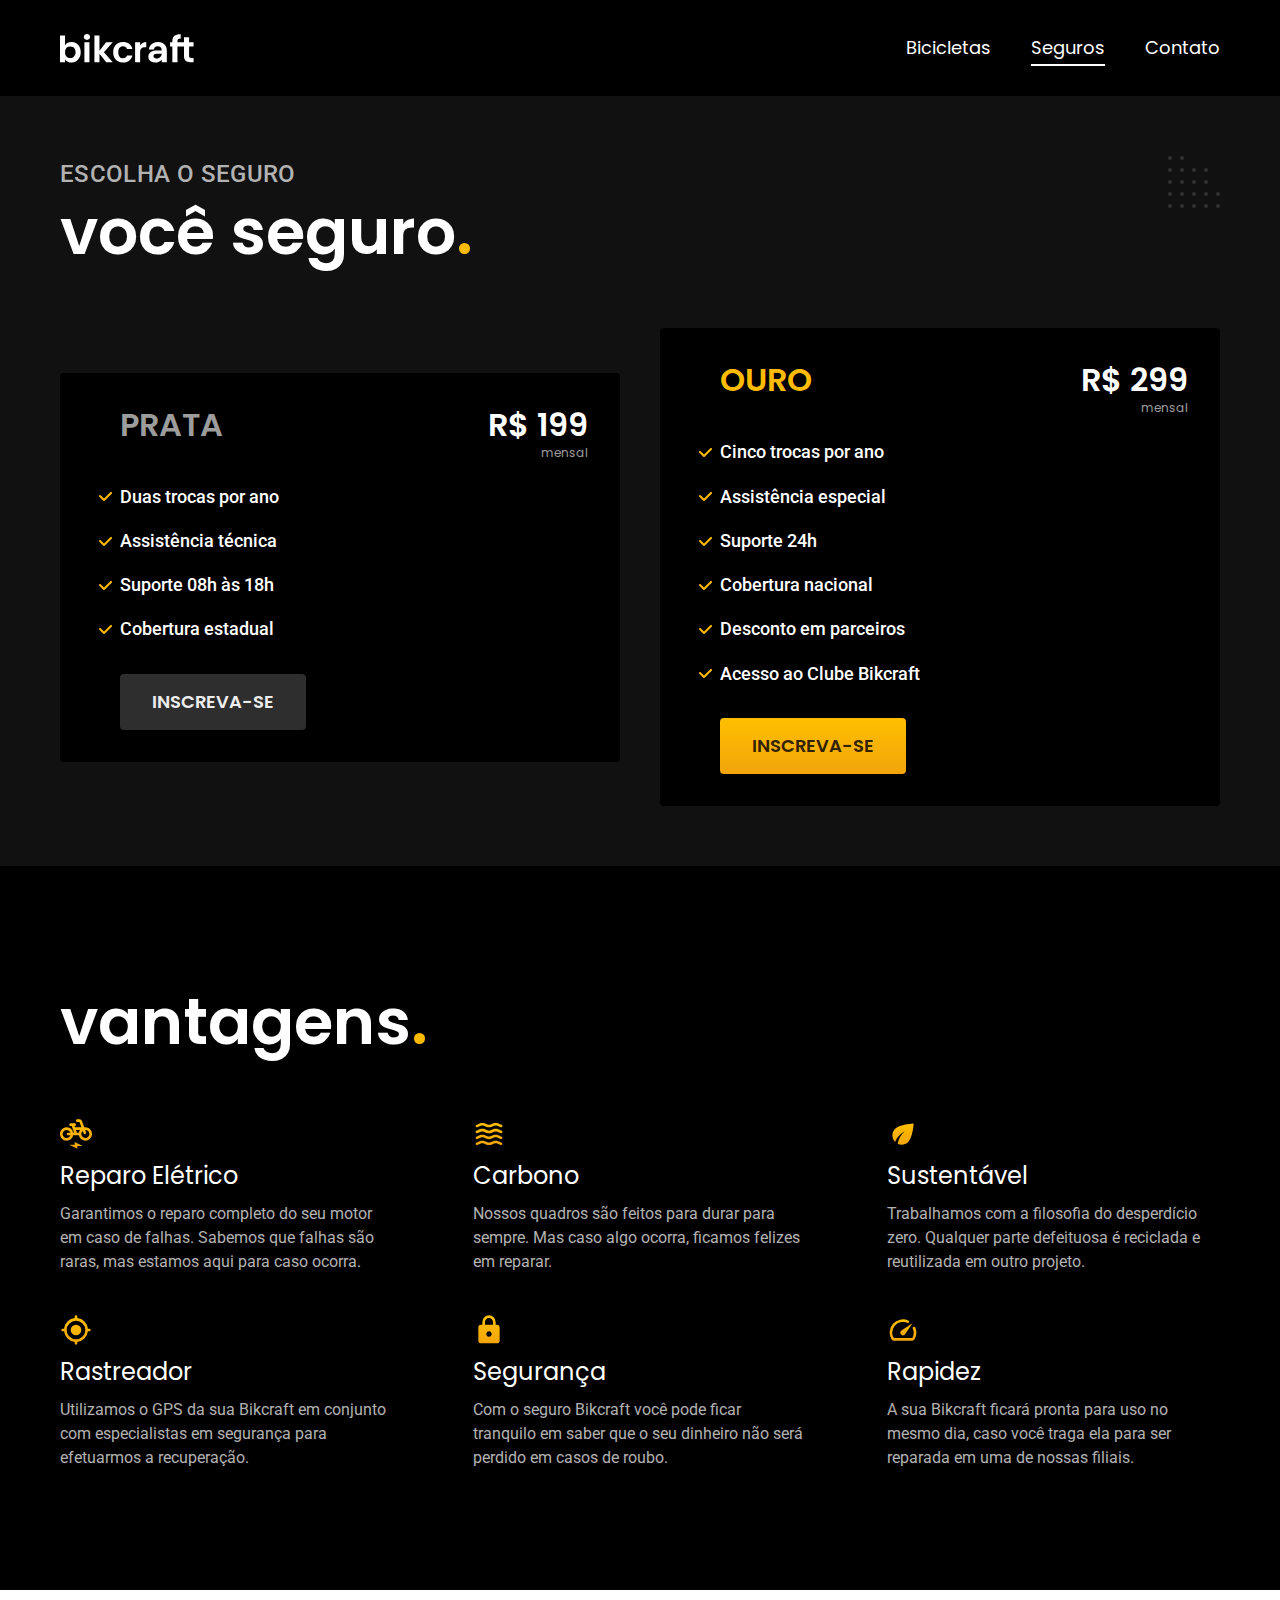
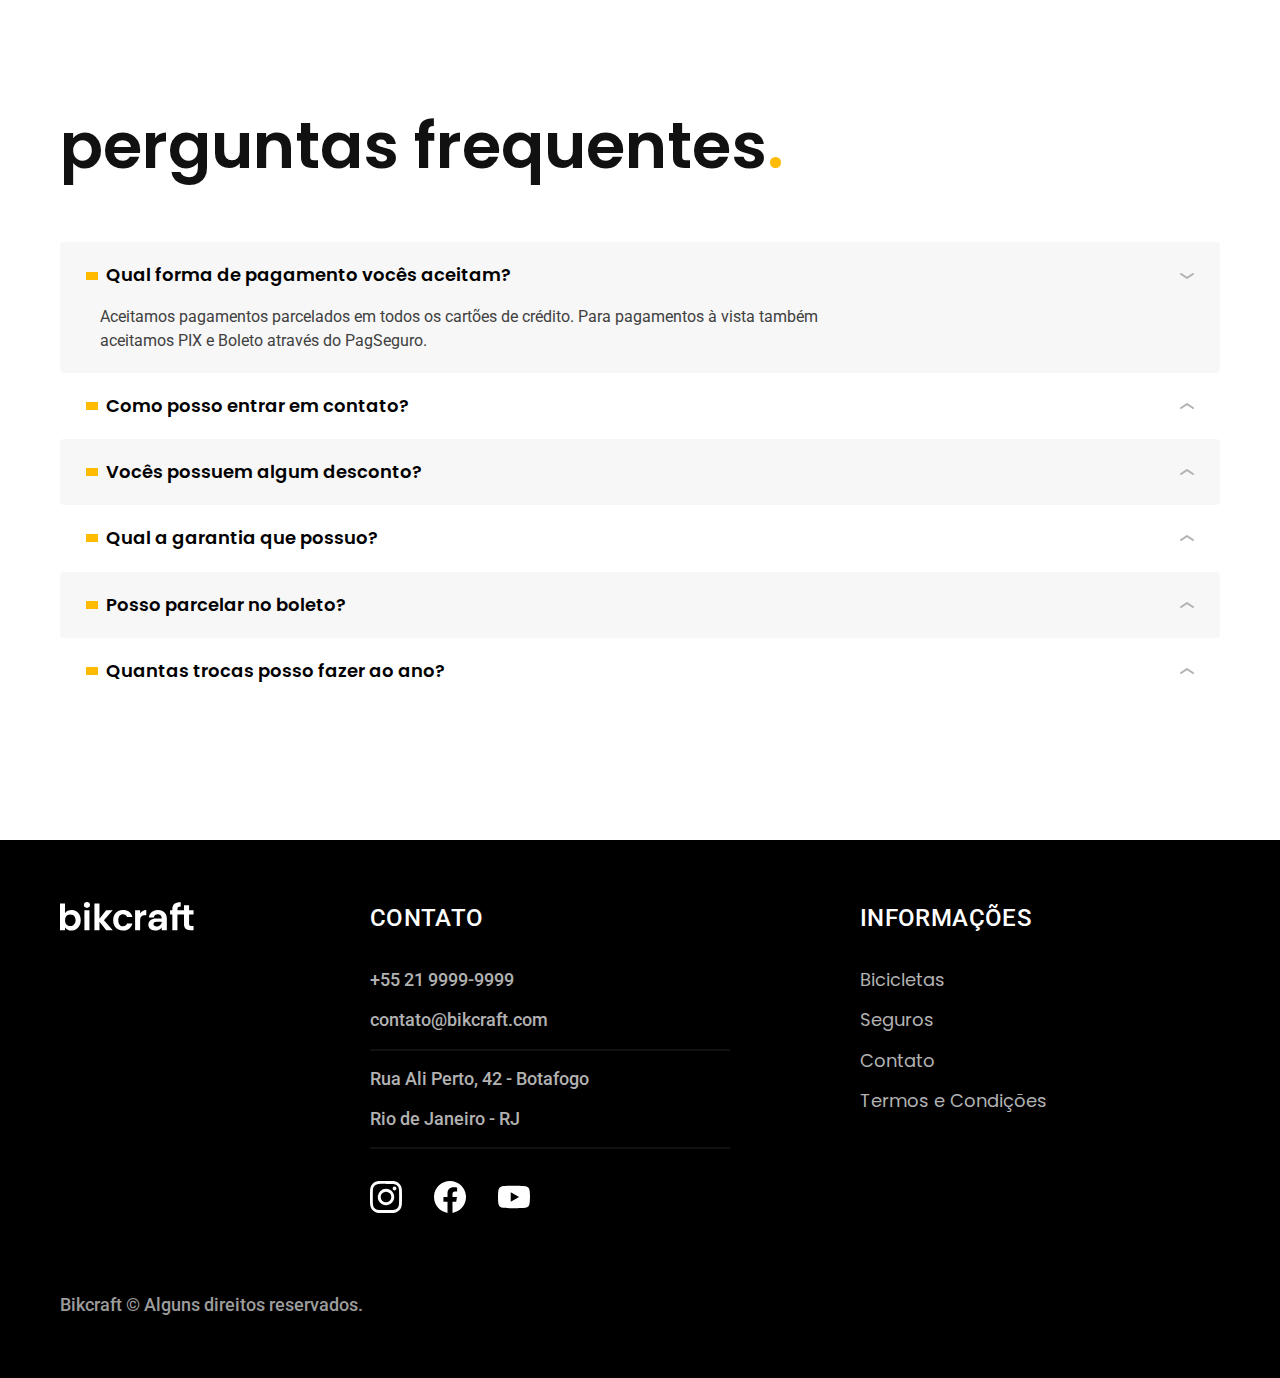
<file: seguros.html>
<!DOCTYPE html>
<html lang="pt-br">

<head>
  <meta charset="UTF-8">
  <meta name="viewport" content="width=device-width, initial-scale=1.0">

  <title>Seguros | Bikcraft</title>
  <meta name="description" content="Termos e condições.">

  <link rel="icon" href="./favicon.svg" type="image/svg+xml">
  <link rel="preload" href="./css/style.min.css" as="style">
  <link rel="stylesheet" href="./css/style.min.css">

  <link rel="preconnect" href="https://fonts.googleapis.com">
  <link rel="preconnect" href="https://fonts.gstatic.com" crossorigin>
  <link href="https://fonts.googleapis.com/css2?family=Merriweather:ital,wght@1,900&family=Poppins:wght@400;600&family=Roboto:wght@400;500&display=swap" rel="stylesheet">

  <script>
    document.documentElement.classList.add('js');
  </script>
</head>

<body id="seguros">
  <header class="header-bg">
    <div class="header container">
      <a href="./">
        <img src="./img/bikcraft.svg" alt="Bikcraft" width="136" height="32">
      </a>

      <nav aria-label="primaria">
        <ul class="header-menu font-1-m cor-0">
          <li><a href="./bicicletas.html">Bicicletas</a></li>
          <li><a href="./seguros.html">Seguros</a></li>
          <li><a href="./contato.html">Contato</a></li>
        </ul>
      </nav>
    </div>
  </header>

  <main class="seguros-bg">
    <div class="titulo-bg">
      <div class="titulo container">
        <p class="font-2-l-b cor-5">Escolha o seguro</p>
        <h1 class="font-1-xxl cor-0">você seguro<span class="cor-p1">.</span></h1>
      </div>
    </div>

    <div class="seguros container">
      <div class="seguros-item fadeInLeft" data-anime="200">
        <h3 class="font-1-xl cor-6">PRATA</h3>
        <span class="font-1-xl cor-0">R$ 199 <span class="font-1-xs cor-6">mensal</span></span>
        <ul class="font-2-m cor-0">
          <li>Duas trocas por ano</li>
          <li>Assistência técnica</li>
          <li>Suporte 08h às 18h</li>
          <li>Cobertura estadual</li>
        </ul>
        <a class="botao secundario" href="./orcamento.html?tipo=seguro&produto=prata">Inscreva-se</a>
      </div>

      <div class="seguros-item fadeInRight" data-anime="400">
        <h3 class="font-1-xl cor-p1">OURO</h3>
        <span class="font-1-xl cor-0">R$ 299 <span class="font-1-xs cor-6">mensal</span></span>
        <ul class="font-2-m cor-0">
          <li>Cinco trocas por ano</li>
          <li>Assistência especial</li>
          <li>Suporte 24h</li>
          <li>Cobertura nacional</li>
          <li>Desconto em parceiros</li>
          <li>Acesso ao Clube Bikcraft</li>
        </ul>
        <a class="botao" href="./orcamento.html?tipo=seguro&produto=ouro">Inscreva-se</a>
      </div>
    </div>
  </main>

  <article class="vantagens-bg">
    <div class="vantagens container">
      <h2 class="font-1-xxl cor-0">vantagens<span class="cor-p1">.</span></h2>
      <ul>
        <li>
          <img src="./img/icones/eletrica.svg" alt="" width="32" height="32">
          <h3 class="font-1-l cor-0">Reparo Elétrico</h3>
          <p class="font-2-s cor-5">Garantimos o reparo completo do seu motor em caso de falhas. Sabemos que falhas são raras, mas estamos aqui para caso ocorra.</p>
        </li>
        <li>
          <img src="./img/icones/carbono.svg" alt="" width="32" height="32">
          <h3 class="font-1-l cor-0">Carbono</h3>
          <p class="font-2-s cor-5">Nossos quadros são feitos para durar para sempre. Mas caso algo ocorra, ficamos felizes em reparar.</p>
        </li>
        <li>
          <img src="./img/icones/sustentavel.svg" alt="" width="32" height="32">
          <h3 class="font-1-l cor-0">Sustentável</h3>
          <p class="font-2-s cor-5">Trabalhamos com a filosofia do desperdício zero. Qualquer parte defeituosa é reciclada e reutilizada em outro projeto.</p>
        </li>
        <li>
          <img src="./img/icones/rastreador.svg" alt="" width="32" height="32">
          <h3 class="font-1-l cor-0">Rastreador</h3>
          <p class="font-2-s cor-5">Utilizamos o GPS da sua Bikcraft em conjunto com especialistas em segurança para efetuarmos a recuperação.</p>
        </li>
        <li>
          <img src="./img/icones/seguro.svg" alt="" width="32" height="32">
          <h3 class="font-1-l cor-0">Segurança</h3>
          <p class="font-2-s cor-5">Com o seguro Bikcraft você pode ficar tranquilo em saber que o seu dinheiro não será perdido em casos de roubo.</p>
        </li>
        <li>
          <img src="./img/icones/velocidade.svg" alt="" width="32" height="32">
          <h3 class="font-1-l cor-0">Rapidez</h3>
          <p class="font-2-s cor-5">A sua Bikcraft ficará pronta para uso no mesmo dia, caso você traga ela para ser reparada em uma de nossas filiais.</p>
        </li>
      </ul>
    </div>
  </article>

  <article class="perguntas container">
    <h2 class="font-1-xxl">perguntas frequentes<span class="cor-p1">.</span></h2>

    <dl>
      <div>
        <dt><button class="font-1-m-b" aria-controls="pergunta1" aria-expanded="true">Qual forma de pagamento vocês aceitam?</button></dt>
        <dd id="pergunta1" class="font-2-s cor-9 ativa">Aceitamos pagamentos parcelados em todos os cartões de crédito. Para pagamentos à vista também aceitamos PIX e Boleto através do PagSeguro.</dd>
      </div>
      <div>
        <dt><button class="font-1-m-b" aria-controls="pergunta2" aria-expanded="false">Como posso entrar em contato?</button></dt>
        <dd id="pergunta2" class="font-2-s cor-9">Aceitamos pagamentos parcelados em todos os cartões de crédito. Para pagamentos à vista também aceitamos PIX e Boleto através do PagSeguro.</dd>
      </div>
      <div>
        <dt><button class="font-1-m-b" aria-controls="pergunta3" aria-expanded="false">Vocês possuem algum desconto?</button></dt>
        <dd id="pergunta3" class="font-2-s cor-9">Aceitamos pagamentos parcelados em todos os cartões de crédito. Para pagamentos à vista também aceitamos PIX e Boleto através do PagSeguro.</dd>
      </div>
      <div>
        <dt><button class="font-1-m-b" aria-controls="pergunta4" aria-expanded="false">Qual a garantia que possuo?</button></dt>
        <dd id="pergunta4" class="font-2-s cor-9">Aceitamos pagamentos parcelados em todos os cartões de crédito. Para pagamentos à vista também aceitamos PIX e Boleto através do PagSeguro.</dd>
      </div>
      <div>
        <dt><button class="font-1-m-b" aria-controls="pergunta5" aria-expanded="false">Posso parcelar no boleto?</button></dt>
        <dd id="pergunta5" class="font-2-s cor-9">Aceitamos pagamentos parcelados em todos os cartões de crédito. Para pagamentos à vista também aceitamos PIX e Boleto através do PagSeguro.</dd>
      </div>
      <div>
        <dt><button class="font-1-m-b" aria-controls="pergunta6" aria-expanded="false">Quantas trocas posso fazer ao ano?</button></dt>
        <dd id="pergunta6" class="font-2-s cor-9">Aceitamos pagamentos parcelados em todos os cartões de crédito. Para pagamentos à vista também aceitamos PIX e Boleto através do PagSeguro.</dd>
      </div>
    </dl>
  </article>

  <footer class="footer-bg">
    <div class="footer container">
      <img src="./img/bikcraft.svg" alt="Bikcraft" width="136" height="32">
      <div class="footer-contato">
        <h3 class="font-2-l-b cor-0">Contato</h3>
        <ul class="font-2-m cor-5">
          <li><a href="tel:+552199999999">+55 21 9999-9999</a></li>
          <li><a href="mailto:contato@bikcraft.com">contato@bikcraft.com</a></li>
          <li>Rua Ali Perto, 42 - Botafogo</li>
          <li>Rio de Janeiro - RJ</li>
        </ul>
        <div class="footer-redes">
          <a href="./">
            <img src="./img/redes/instagram.svg" alt="Instagram" width="32" height="32">
          </a>
          <a href="./">
            <img src="./img/redes/facebook.svg" alt="Facebook" width="32" height="32">
          </a>
          <a href="./">
            <img src="./img/redes/youtube.svg" alt="Youtube" width="32" height="32">
          </a>
        </div>
      </div>
      <div class="footer-informacoes">
        <h3 class="font-2-l-b cor-0">Informações</h3>
        <nav>
          <ul class="font-1-m cor-5">
            <li><a href="./bicicletas.html">Bicicletas</a></li>
            <li><a href="./seguros.html">Seguros</a></li>
            <li><a href="./contato.html">Contato</a></li>
            <li><a href="./termos.html">Termos e Condições</a></li>
          </ul>
        </nav>
      </div>
      <p class="footer-copy font-2-m cor-6">Bikcraft © Alguns direitos reservados.</p>
    </div>
  </footer>
  <script src="./js/plugins/simple-anime.js"></script>
  <script src="./js/script.js"></script>
</body>

</html>
</file>
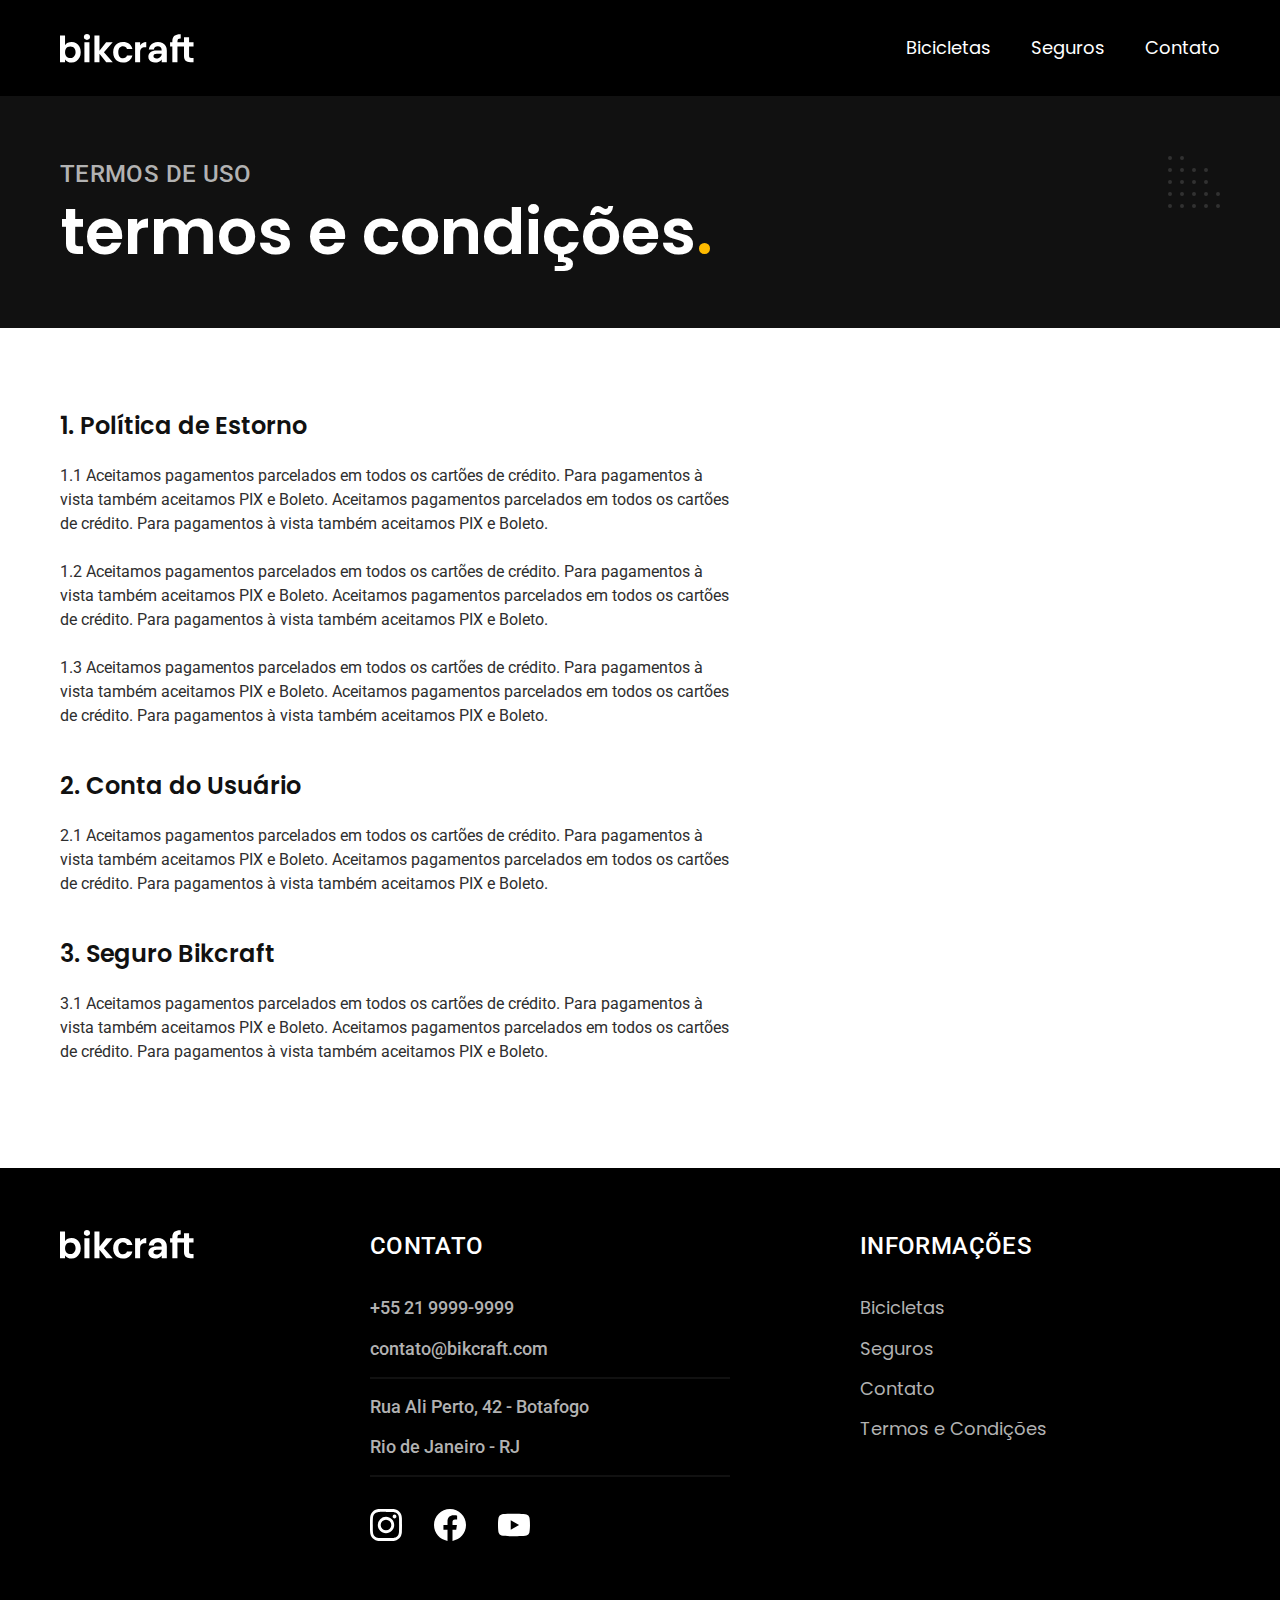
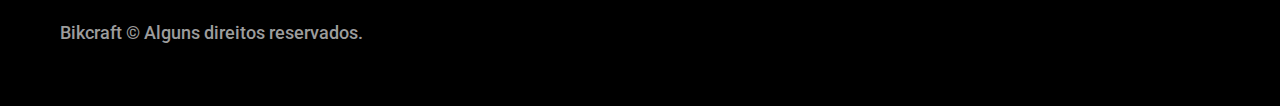
<file: termos.html>
<!DOCTYPE html>
<html lang="pt-br">

<head>
  <meta charset="UTF-8">
  <meta name="viewport" content="width=device-width, initial-scale=1.0">

  <title>Termos e Condições | Bikcraft</title>
  <meta name="description" content="Termos e condições.">

  <link rel="icon" href="./favicon.svg" type="image/svg+xml">
  <link rel="preload" href="./css/style.min.css" as="style">
  <link rel="stylesheet" href="./css/style.min.css">

  <link rel="preconnect" href="https://fonts.googleapis.com">
  <link rel="preconnect" href="https://fonts.gstatic.com" crossorigin>
  <link href="https://fonts.googleapis.com/css2?family=Merriweather:ital,wght@1,900&family=Poppins:wght@400;600&family=Roboto:wght@400;500&display=swap" rel="stylesheet">

  <script>
    document.documentElement.classList.add('js');
  </script>
</head>

<body id="termos">
  <header class="header-bg">
    <div class="header container">
      <a href="./">
        <img src="./img/bikcraft.svg" alt="Bikcraft" width="136" height="32">
      </a>

      <nav aria-label="primaria">
        <ul class="header-menu font-1-m cor-0">
          <li><a href="./bicicletas.html">Bicicletas</a></li>
          <li><a href="./seguros.html">Seguros</a></li>
          <li><a href="./contato.html">Contato</a></li>
        </ul>
      </nav>
    </div>
  </header>

  <main>
    <div class="titulo-bg">
      <div class="titulo container">
        <p class="font-2-l-b cor-5">Termos de uso</p>
        <h1 class="font-1-xxl cor-0">termos e condições<span class="cor-p1">.</span></h1>
      </div>
    </div>

    <div class="termos font-2-s cor-10 container">
      <h2 class="font-1-l cor-11">1. Política de Estorno</h2>
      <p>1.1 Aceitamos pagamentos parcelados em todos os cartões de crédito. Para pagamentos à vista também aceitamos PIX e Boleto. Aceitamos pagamentos parcelados em todos os cartões de crédito. Para pagamentos à vista também aceitamos PIX e Boleto.</p>
      <p>1.2 Aceitamos pagamentos parcelados em todos os cartões de crédito. Para pagamentos à vista também aceitamos PIX e Boleto. Aceitamos pagamentos parcelados em todos os cartões de crédito. Para pagamentos à vista também aceitamos PIX e Boleto.</p>
      <p>1.3 Aceitamos pagamentos parcelados em todos os cartões de crédito. Para pagamentos à vista também aceitamos PIX e Boleto. Aceitamos pagamentos parcelados em todos os cartões de crédito. Para pagamentos à vista também aceitamos PIX e Boleto.</p>
      <h2 class="font-1-l cor-11">2. Conta do Usuário</h2>
      <p>2.1 Aceitamos pagamentos parcelados em todos os cartões de crédito. Para pagamentos à vista também aceitamos PIX e Boleto. Aceitamos pagamentos parcelados em todos os cartões de crédito. Para pagamentos à vista também aceitamos PIX e Boleto.</p>
      <h2 class="font-1-l cor-11">3. Seguro Bikcraft</h2>
      <p>3.1 Aceitamos pagamentos parcelados em todos os cartões de crédito. Para pagamentos à vista também aceitamos PIX e Boleto. Aceitamos pagamentos parcelados em todos os cartões de crédito. Para pagamentos à vista também aceitamos PIX e Boleto.</p>
    </div>
  </main>

  <footer class="footer-bg">
    <div class="footer container">
      <img src="./img/bikcraft.svg" alt="Bikcraft" width="136" height="32">
      <div class="footer-contato">
        <h3 class="font-2-l-b cor-0">Contato</h3>
        <ul class="font-2-m cor-5">
          <li><a href="tel:+552199999999">+55 21 9999-9999</a></li>
          <li><a href="mailto:contato@bikcraft.com">contato@bikcraft.com</a></li>
          <li>Rua Ali Perto, 42 - Botafogo</li>
          <li>Rio de Janeiro - RJ</li>
        </ul>
        <div class="footer-redes">
          <a href="./">
            <img src="./img/redes/instagram.svg" alt="Instagram" width="32" height="32">
          </a>
          <a href="./">
            <img src="./img/redes/facebook.svg" alt="Facebook" width="32" height="32">
          </a>
          <a href="./">
            <img src="./img/redes/youtube.svg" alt="Youtube" width="32" height="32">
          </a>
        </div>
      </div>
      <div class="footer-informacoes">
        <h3 class="font-2-l-b cor-0">Informações</h3>
        <nav>
          <ul class="font-1-m cor-5">
            <li><a href="./bicicletas.html">Bicicletas</a></li>
            <li><a href="./seguros.html">Seguros</a></li>
            <li><a href="./contato.html">Contato</a></li>
            <li><a href="./termos.html">Termos e Condições</a></li>
          </ul>
        </nav>
      </div>
      <p class="footer-copy font-2-m cor-6">Bikcraft © Alguns direitos reservados.</p>
    </div>
  </footer>
  <script src="./js/script.js"></script>
</body>

</html>
</file>
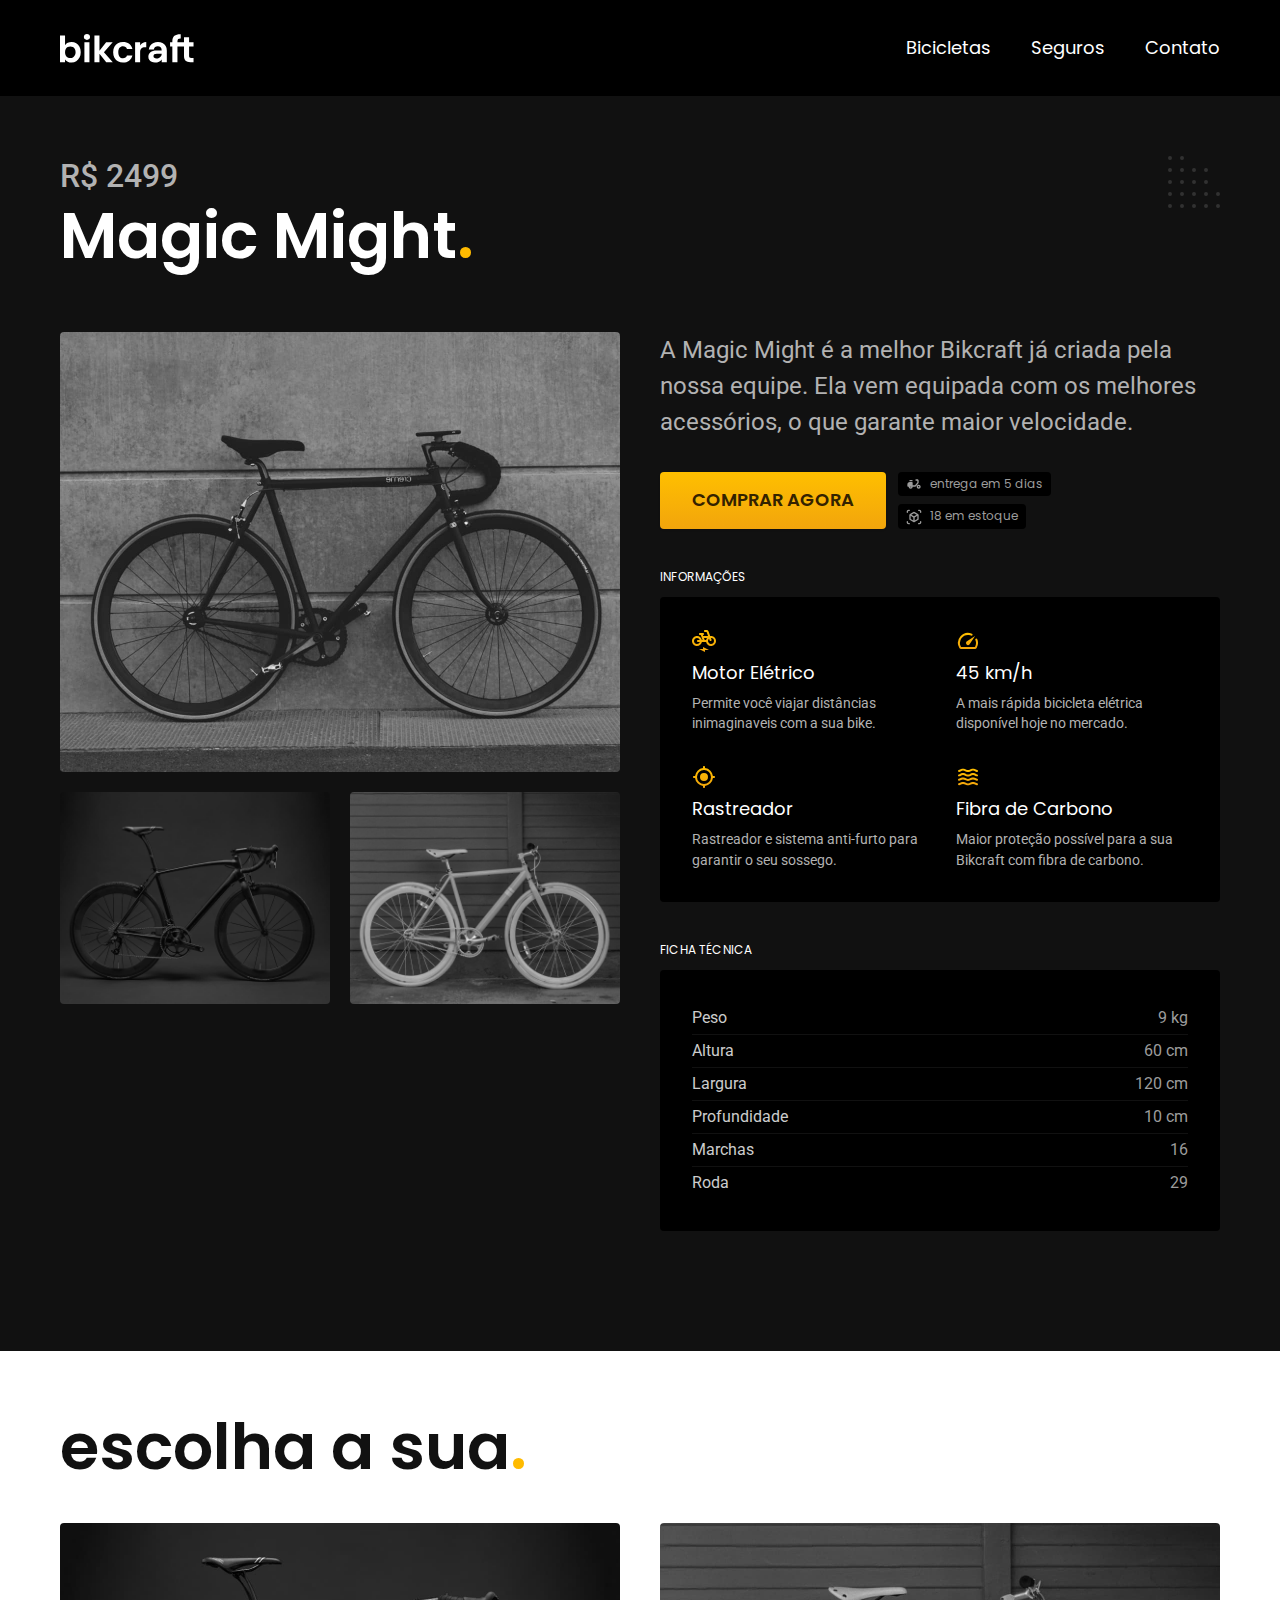
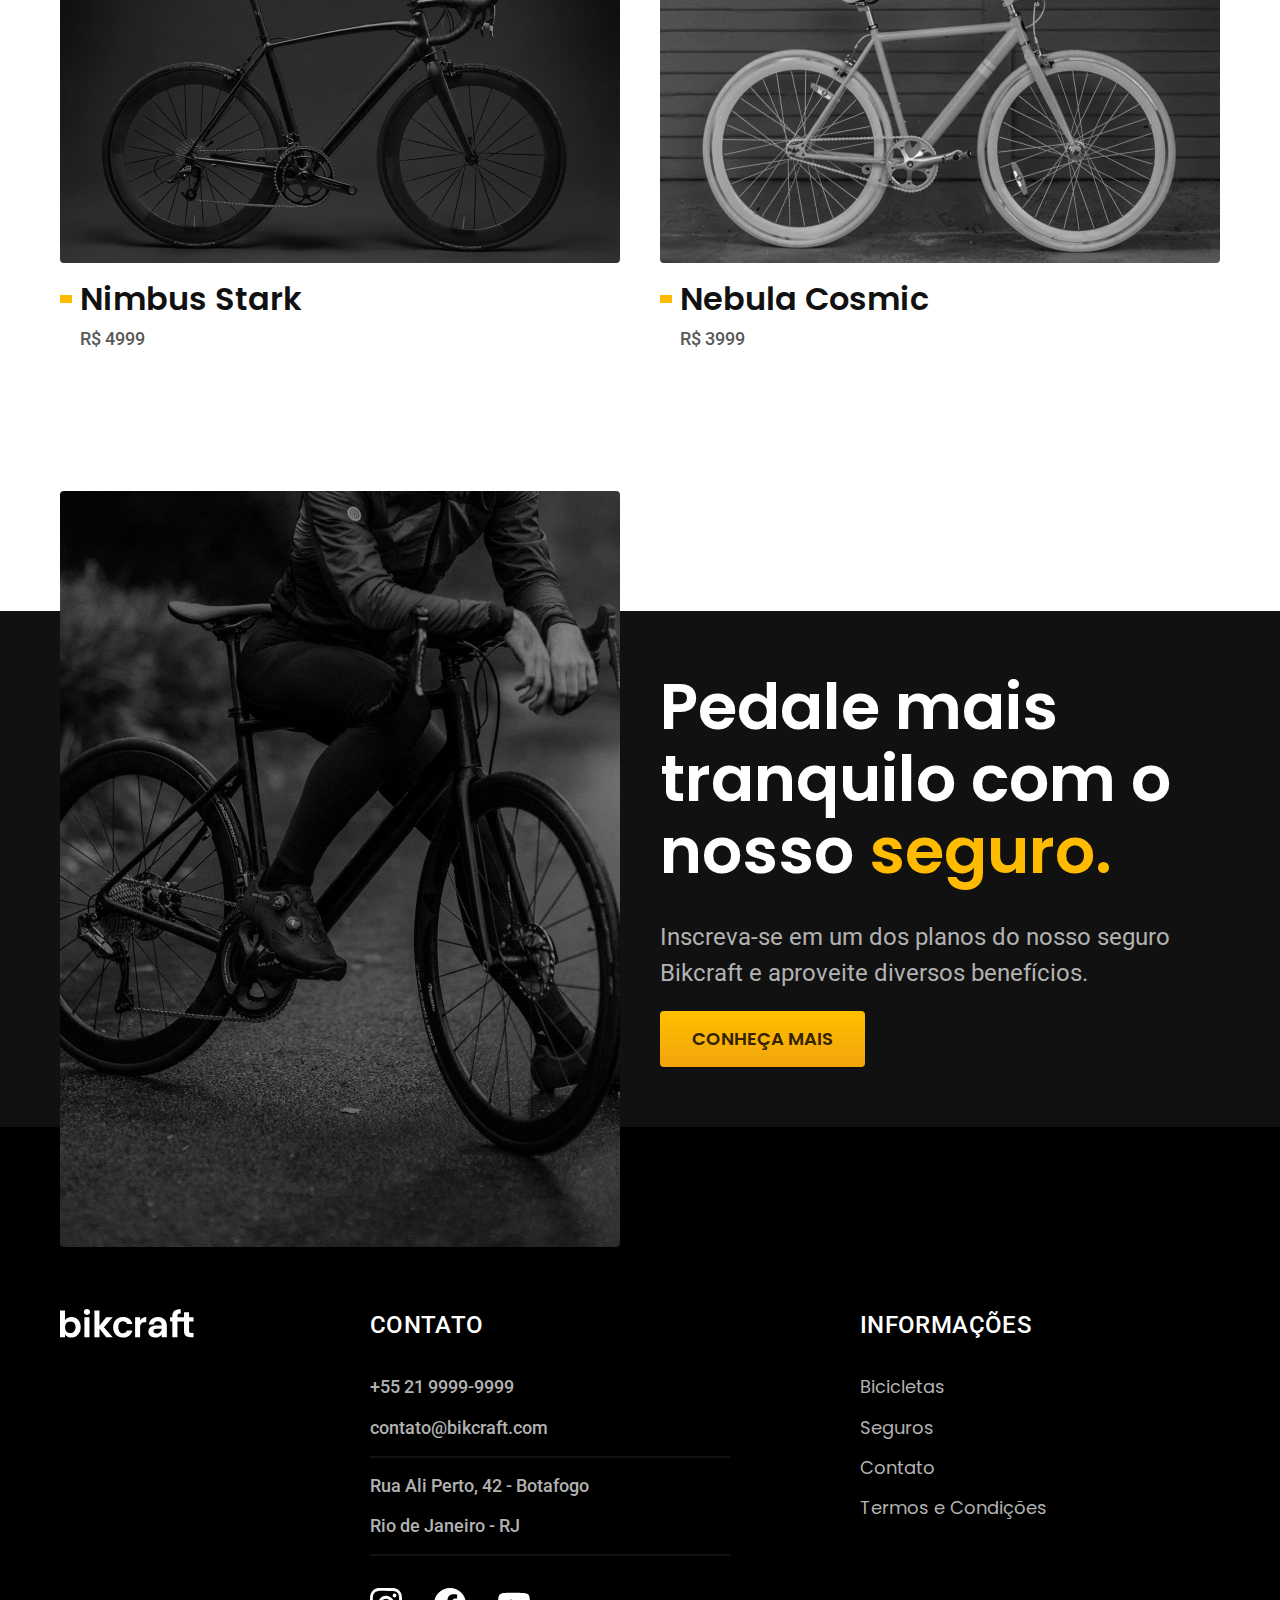
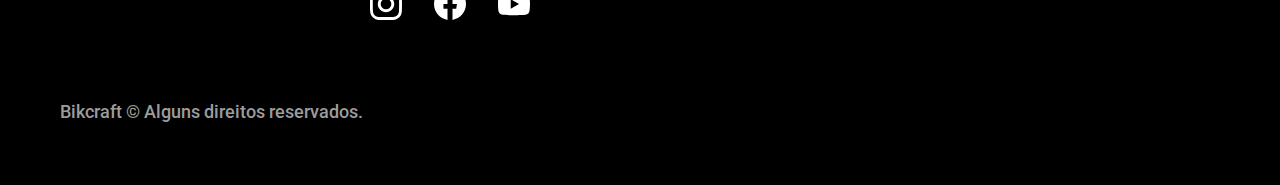
<file: bicicletas/magic.html>
<!DOCTYPE html>
<html lang="pt-br">

<head>
  <meta charset="UTF-8">
  <meta name="viewport" content="width=device-width, initial-scale=1.0">

  <title>Magic | Bikcraft</title>
  <meta name="description" content="Magic.">

  <link rel="icon" href="../favicon.svg" type="image/svg+xml">
  <link rel="preload" href="../css/style.min.css" as="style">
  <link rel="stylesheet" href="../css/style.min.css">

  <link rel="preconnect" href="https://fonts.googleapis.com">
  <link rel="preconnect" href="https://fonts.gstatic.com" crossorigin>
  <link href="https://fonts.googleapis.com/css2?family=Merriweather:ital,wght@1,900&family=Poppins:wght@400;600&family=Roboto:wght@400;500&display=swap" rel="stylesheet">

  <script>
    document.documentElement.classList.add('js');
  </script>
</head>

<body id="bicicleta">
  <header class="header-bg">
    <div class="header container">
      <a href="../">
        <img src="../img/bikcraft.svg" alt="Bikcraft">
      </a>

      <nav aria-label="primaria">
        <ul class="header-menu font-1-m cor-0">
          <li><a href="../bicicletas.html">Bicicletas</a></li>
          <li><a href="../seguros.html">Seguros</a></li>
          <li><a href="../contato.html">Contato</a></li>
        </ul>
      </nav>
    </div>
  </header>

  <main class="titulo-bg">
    <div>
      <div class="titulo container">
        <p class="font-2-xl cor-5">R$ 2499</p>
        <h1 class="font-1-xxl cor-0">Magic Might<span class="cor-p1">.</span></h1>
      </div>
    </div>
    <div class="bicicleta container">
      <div class="bicicleta-imagens">
        <img src="../img/bicicleta/nimbus2.jpg" alt="Bicicleta 1">
        <img src="../img/bicicleta/nimbus1.jpg" alt="Bicicleta 2">
        <img src="../img/bicicleta/nimbus3.jpg" alt="Bicicleta 3">
      </div>
      <div class="bicicleta-conteudo">
        <p class="font-2-l cor-5">A Magic Might é a melhor Bikcraft já criada pela nossa equipe. Ela vem equipada com os melhores acessórios, o que garante maior velocidade.</p>
        <div class="bicicleta-comprar">
          <a class="botao" href="../orcamento.html?tipo=bikcraft&produto=magic">Comprar Agora</a>
          <span class="font-1-xs cor-6"><img src="../img/icones/entrega.svg" alt=""> entrega em 5 dias</span>
          <span class="font-1-xs cor-6"><img src="../img/icones/estoque.svg" alt=""> 18 em estoque</span>
        </div>

        <h2 class="font-1-xs cor-0">Informações</h2>
        <ul class="bicicleta-informacoes">
          <li>
            <img src="../img/icones/eletrica.svg" alt="">
            <h3 class="font-1-m cor-0">Motor Elétrico</h3>
            <p class="font-2-xs cor-5">Permite você viajar distâncias inimaginaveis com a sua bike.</p>
          </li>
          <li>
            <img src="../img/icones/velocidade.svg" alt="">
            <h3 class="font-1-m cor-0">45 km/h</h3>
            <p class="font-2-xs cor-5">A mais rápida bicicleta elétrica disponível hoje no mercado.</p>
          </li>
          <li>
            <img src="../img/icones/rastreador.svg" alt="">
            <h3 class="font-1-m cor-0">Rastreador</h3>
            <p class="font-2-xs cor-5">Rastreador e sistema anti-furto para garantir o seu sossego.</p>
          </li>
          <li>
            <img src="../img/icones/carbono.svg" alt="">
            <h3 class="font-1-m cor-0">Fibra de Carbono</h3>
            <p class="font-2-xs cor-5">Maior proteção possível para a sua Bikcraft com fibra de carbono.</p>
          </li>
        </ul>
        <h2 class="font-1-xs cor-0">Ficha Técnica</h2>
        <ul class="bicicleta-ficha font-2-s cor-4">
          <li>Peso <span>9 kg</span></li>
          <li>Altura <span>60 cm</span></li>
          <li>Largura <span>120 cm</span></li>
          <li>Profundidade <span>10 cm</span></li>
          <li>Marchas <span>16</span></li>
          <li>Roda <span>29</span></li>
        </ul>
      </div>
    </div>
  </main>

  <article class="bicicletas-lista container">
    <h2 class="font-1-xxl">escolha a sua<span class="cor-p1">.</span></h2>

    <ul>
      <li>
        <a href="./nimbus.html">
          <img src="../img/bicicletas/nimbus.jpg" alt="Bicicleta preta">
          <h3 class="font-1-xl">Nimbus Stark</h3>
          <span class="font-2-m cor-8">R$ 4999</span>
        </a>
      </li>
      <li>
        <a href="./nebula.html">
          <img src="../img/bicicletas/nebula.jpg" alt="Bicicleta preta">
          <h3 class="font-1-xl">Nebula Cosmic</h3>
          <span class="font-2-m cor-8">R$ 3999</span>
        </a>
      </li>
    </ul>
  </article>

  <article class="seguro-bg">
    <div class="seguro container">
      <div class="seguro-imagem">
        <img src="../img/fotos/seguros.jpg" alt="Pessoa parada em cima de uma bicicleta.">
      </div>
      <div class="seguro-conteudo">
        <h2 class="font-1-xxl cor-0">Pedale mais tranquilo com o nosso <span class="cor-p1">seguro.</span></h2>
        <p class="font-2-l cor-5">Inscreva-se em um dos planos do nosso seguro Bikcraft e aproveite diversos benefícios.</p>
        <a class="botao" href="../seguros.html">Conheça Mais</a>
      </div>
    </div>
  </article>

  <footer class="footer-bg">
    <div class="footer container">
      <img src="../img/bikcraft.svg" alt="Bikcraft">
      <div class="footer-contato">
        <h3 class="font-2-l-b cor-0">Contato</h3>
        <ul class="font-2-m cor-5">
          <li><a href="tel:+552199999999">+55 21 9999-9999</a></li>
          <li><a href="mailto:contato@bikcraft.com">contato@bikcraft.com</a></li>
          <li>Rua Ali Perto, 42 - Botafogo</li>
          <li>Rio de Janeiro - RJ</li>
        </ul>
        <div class="footer-redes">
          <a href="../">
            <img src="../img/redes/instagram.svg" alt="Instagram">
          </a>
          <a href="../">
            <img src="../img/redes/facebook.svg" alt="Facebook">
          </a>
          <a href="../">
            <img src="../img/redes/youtube.svg" alt="Youtube">
          </a>
        </div>
      </div>
      <div class="footer-informacoes">
        <h3 class="font-2-l-b cor-0">Informações</h3>
        <nav>
          <ul class="font-1-m cor-5">
            <li><a href="../bicicletas.html">Bicicletas</a></li>
            <li><a href="../seguros.html">Seguros</a></li>
            <li><a href="../contato.html">Contato</a></li>
            <li><a href="../termos.html">Termos e Condições</a></li>
          </ul>
        </nav>
      </div>
      <p class="footer-copy font-2-m cor-6">Bikcraft © Alguns direitos reservados.</p>
    </div>
  </footer>
  <script src="../js/script.js"></script>
</body>

</html>
</file>
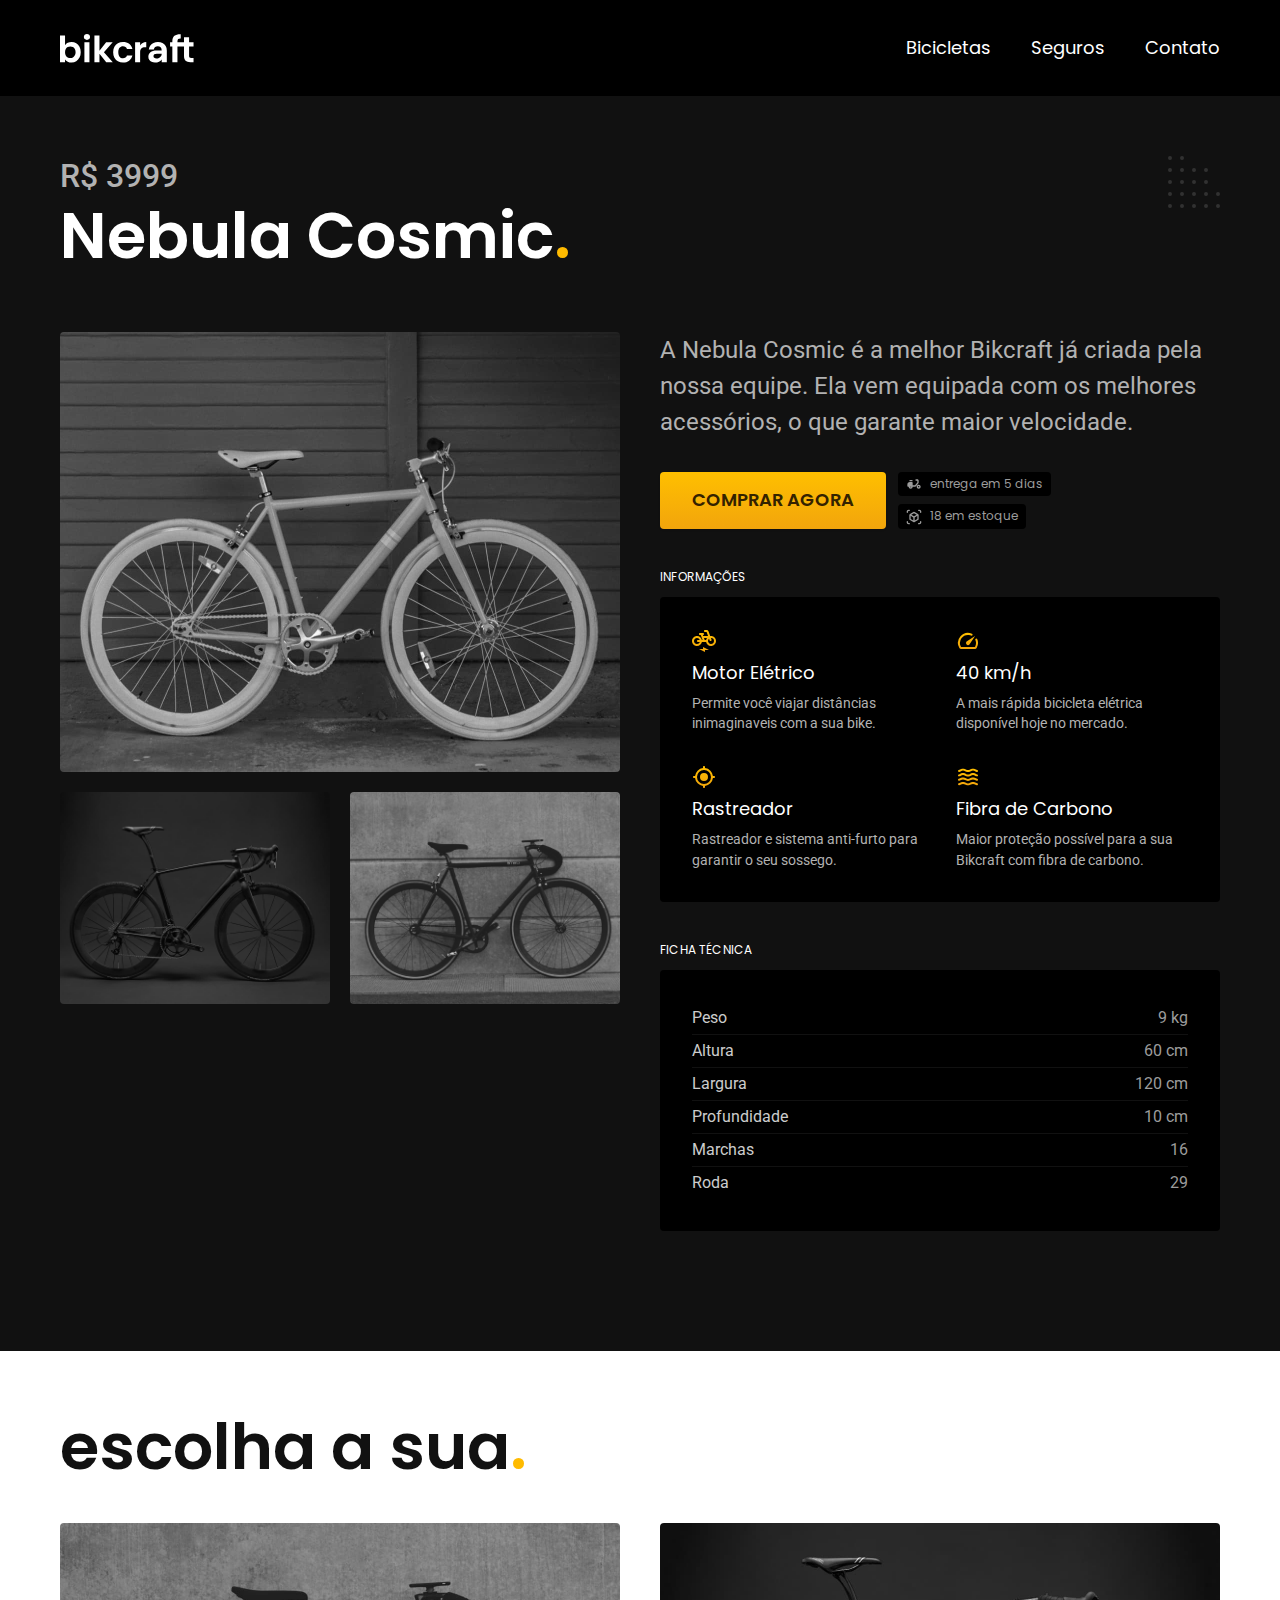
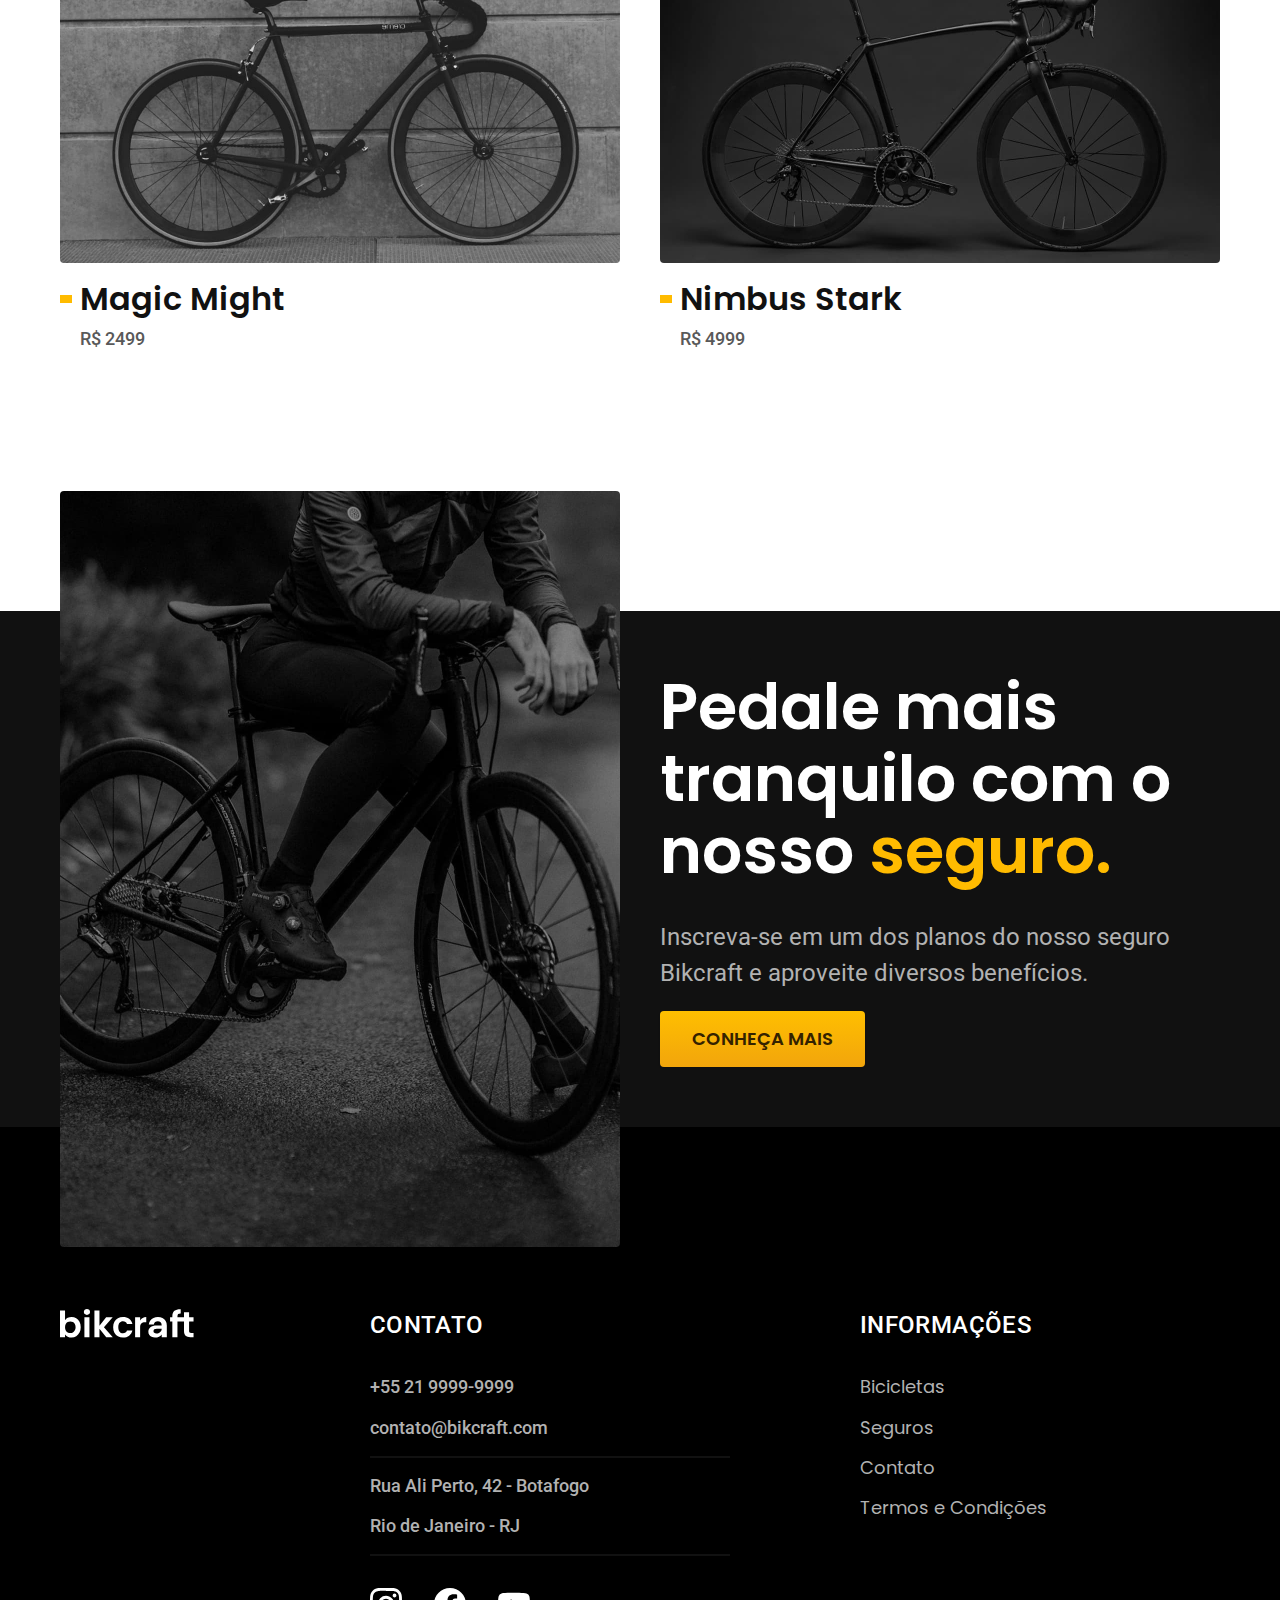
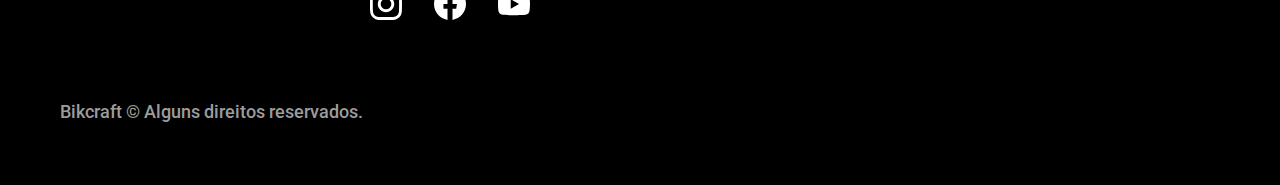
<file: bicicletas/nebula.html>
<!DOCTYPE html>
<html lang="pt-br">

<head>
  <meta charset="UTF-8">
  <meta name="viewport" content="width=device-width, initial-scale=1.0">

  <title>Nebula | Bikcraft</title>
  <meta name="description" content="Nebula.">

  <link rel="icon" href="../favicon.svg" type="image/svg+xml">
  <link rel="preload" href="../css/style.min.css" as="style">
  <link rel="stylesheet" href="../css/style.min.css">

  <link rel="preconnect" href="https://fonts.googleapis.com">
  <link rel="preconnect" href="https://fonts.gstatic.com" crossorigin>
  <link href="https://fonts.googleapis.com/css2?family=Merriweather:ital,wght@1,900&family=Poppins:wght@400;600&family=Roboto:wght@400;500&display=swap" rel="stylesheet">

  <script>
    document.documentElement.classList.add('js');
  </script>
</head>

<body id="bicicleta">
  <header class="header-bg">
    <div class="header container">
      <a href="../">
        <img src="../img/bikcraft.svg" alt="Bikcraft">
      </a>

      <nav aria-label="primaria">
        <ul class="header-menu font-1-m cor-0">
          <li><a href="../bicicletas.html">Bicicletas</a></li>
          <li><a href="../seguros.html">Seguros</a></li>
          <li><a href="../contato.html">Contato</a></li>
        </ul>
      </nav>
    </div>
  </header>

  <main class="titulo-bg">
    <div>
      <div class="titulo container">
        <p class="font-2-xl cor-5">R$ 3999</p>
        <h1 class="font-1-xxl cor-0">Nebula Cosmic<span class="cor-p1">.</span></h1>
      </div>
    </div>
    <div class="bicicleta container">
      <div class="bicicleta-imagens">
        <img src="../img/bicicleta/nimbus3.jpg" alt="Bicicleta 1">
        <img src="../img/bicicleta/nimbus1.jpg" alt="Bicicleta 2">
        <img src="../img/bicicleta/nimbus2.jpg" alt="Bicicleta 3">
      </div>
      <div class="bicicleta-conteudo">
        <p class="font-2-l cor-5">A Nebula Cosmic é a melhor Bikcraft já criada pela nossa equipe. Ela vem equipada com os melhores acessórios, o que garante maior velocidade.</p>
        <div class="bicicleta-comprar">
          <a class="botao" href="../orcamento.html?tipo=bikcraft&produto=nebula">Comprar Agora</a>
          <span class="font-1-xs cor-6"><img src="../img/icones/entrega.svg" alt=""> entrega em 5 dias</span>
          <span class="font-1-xs cor-6"><img src="../img/icones/estoque.svg" alt=""> 18 em estoque</span>
        </div>

        <h2 class="font-1-xs cor-0">Informações</h2>
        <ul class="bicicleta-informacoes">
          <li>
            <img src="../img/icones/eletrica.svg" alt="">
            <h3 class="font-1-m cor-0">Motor Elétrico</h3>
            <p class="font-2-xs cor-5">Permite você viajar distâncias inimaginaveis com a sua bike.</p>
          </li>
          <li>
            <img src="../img/icones/velocidade.svg" alt="">
            <h3 class="font-1-m cor-0">40 km/h</h3>
            <p class="font-2-xs cor-5">A mais rápida bicicleta elétrica disponível hoje no mercado.</p>
          </li>
          <li>
            <img src="../img/icones/rastreador.svg" alt="">
            <h3 class="font-1-m cor-0">Rastreador</h3>
            <p class="font-2-xs cor-5">Rastreador e sistema anti-furto para garantir o seu sossego.</p>
          </li>
          <li>
            <img src="../img/icones/carbono.svg" alt="">
            <h3 class="font-1-m cor-0">Fibra de Carbono</h3>
            <p class="font-2-xs cor-5">Maior proteção possível para a sua Bikcraft com fibra de carbono.</p>
          </li>
        </ul>
        <h2 class="font-1-xs cor-0">Ficha Técnica</h2>
        <ul class="bicicleta-ficha font-2-s cor-4">
          <li>Peso <span>9 kg</span></li>
          <li>Altura <span>60 cm</span></li>
          <li>Largura <span>120 cm</span></li>
          <li>Profundidade <span>10 cm</span></li>
          <li>Marchas <span>16</span></li>
          <li>Roda <span>29</span></li>
        </ul>
      </div>
    </div>
  </main>

  <article class="bicicletas-lista container">
    <h2 class="font-1-xxl">escolha a sua<span class="cor-p1">.</span></h2>

    <ul>
      <li>
        <a href="./magic.html">
          <img src="../img/bicicletas/magic.jpg" alt="Bicicleta preta">
          <h3 class="font-1-xl">Magic Might</h3>
          <span class="font-2-m cor-8">R$ 2499</span>
        </a>
      </li>
      <li>
        <a href="./nimbus.html">
          <img src="../img/bicicletas/nimbus.jpg" alt="Bicicleta preta">
          <h3 class="font-1-xl">Nimbus Stark</h3>
          <span class="font-2-m cor-8">R$ 4999</span>
        </a>
      </li>
    </ul>
  </article>

  <article class="seguro-bg">
    <div class="seguro container">
      <div class="seguro-imagem">
        <img src="../img/fotos/seguros.jpg" alt="Pessoa parada em cima de uma bicicleta.">
      </div>
      <div class="seguro-conteudo">
        <h2 class="font-1-xxl cor-0">Pedale mais tranquilo com o nosso <span class="cor-p1">seguro.</span></h2>
        <p class="font-2-l cor-5">Inscreva-se em um dos planos do nosso seguro Bikcraft e aproveite diversos benefícios.</p>
        <a class="botao" href="../seguros.html">Conheça Mais</a>
      </div>
    </div>
  </article>

  <footer class="footer-bg">
    <div class="footer container">
      <img src="../img/bikcraft.svg" alt="Bikcraft">
      <div class="footer-contato">
        <h3 class="font-2-l-b cor-0">Contato</h3>
        <ul class="font-2-m cor-5">
          <li><a href="tel:+552199999999">+55 21 9999-9999</a></li>
          <li><a href="mailto:contato@bikcraft.com">contato@bikcraft.com</a></li>
          <li>Rua Ali Perto, 42 - Botafogo</li>
          <li>Rio de Janeiro - RJ</li>
        </ul>
        <div class="footer-redes">
          <a href="../">
            <img src="../img/redes/instagram.svg" alt="Instagram">
          </a>
          <a href="../">
            <img src="../img/redes/facebook.svg" alt="Facebook">
          </a>
          <a href="../">
            <img src="../img/redes/youtube.svg" alt="Youtube">
          </a>
        </div>
      </div>
      <div class="footer-informacoes">
        <h3 class="font-2-l-b cor-0">Informações</h3>
        <nav>
          <ul class="font-1-m cor-5">
            <li><a href="../bicicletas.html">Bicicletas</a></li>
            <li><a href="../seguros.html">Seguros</a></li>
            <li><a href="../contato.html">Contato</a></li>
            <li><a href="../termos.html">Termos e Condições</a></li>
          </ul>
        </nav>
      </div>
      <p class="footer-copy font-2-m cor-6">Bikcraft © Alguns direitos reservados.</p>
    </div>
  </footer>
  <script src="../js/script.js"></script>
</body>

</html>
</file>
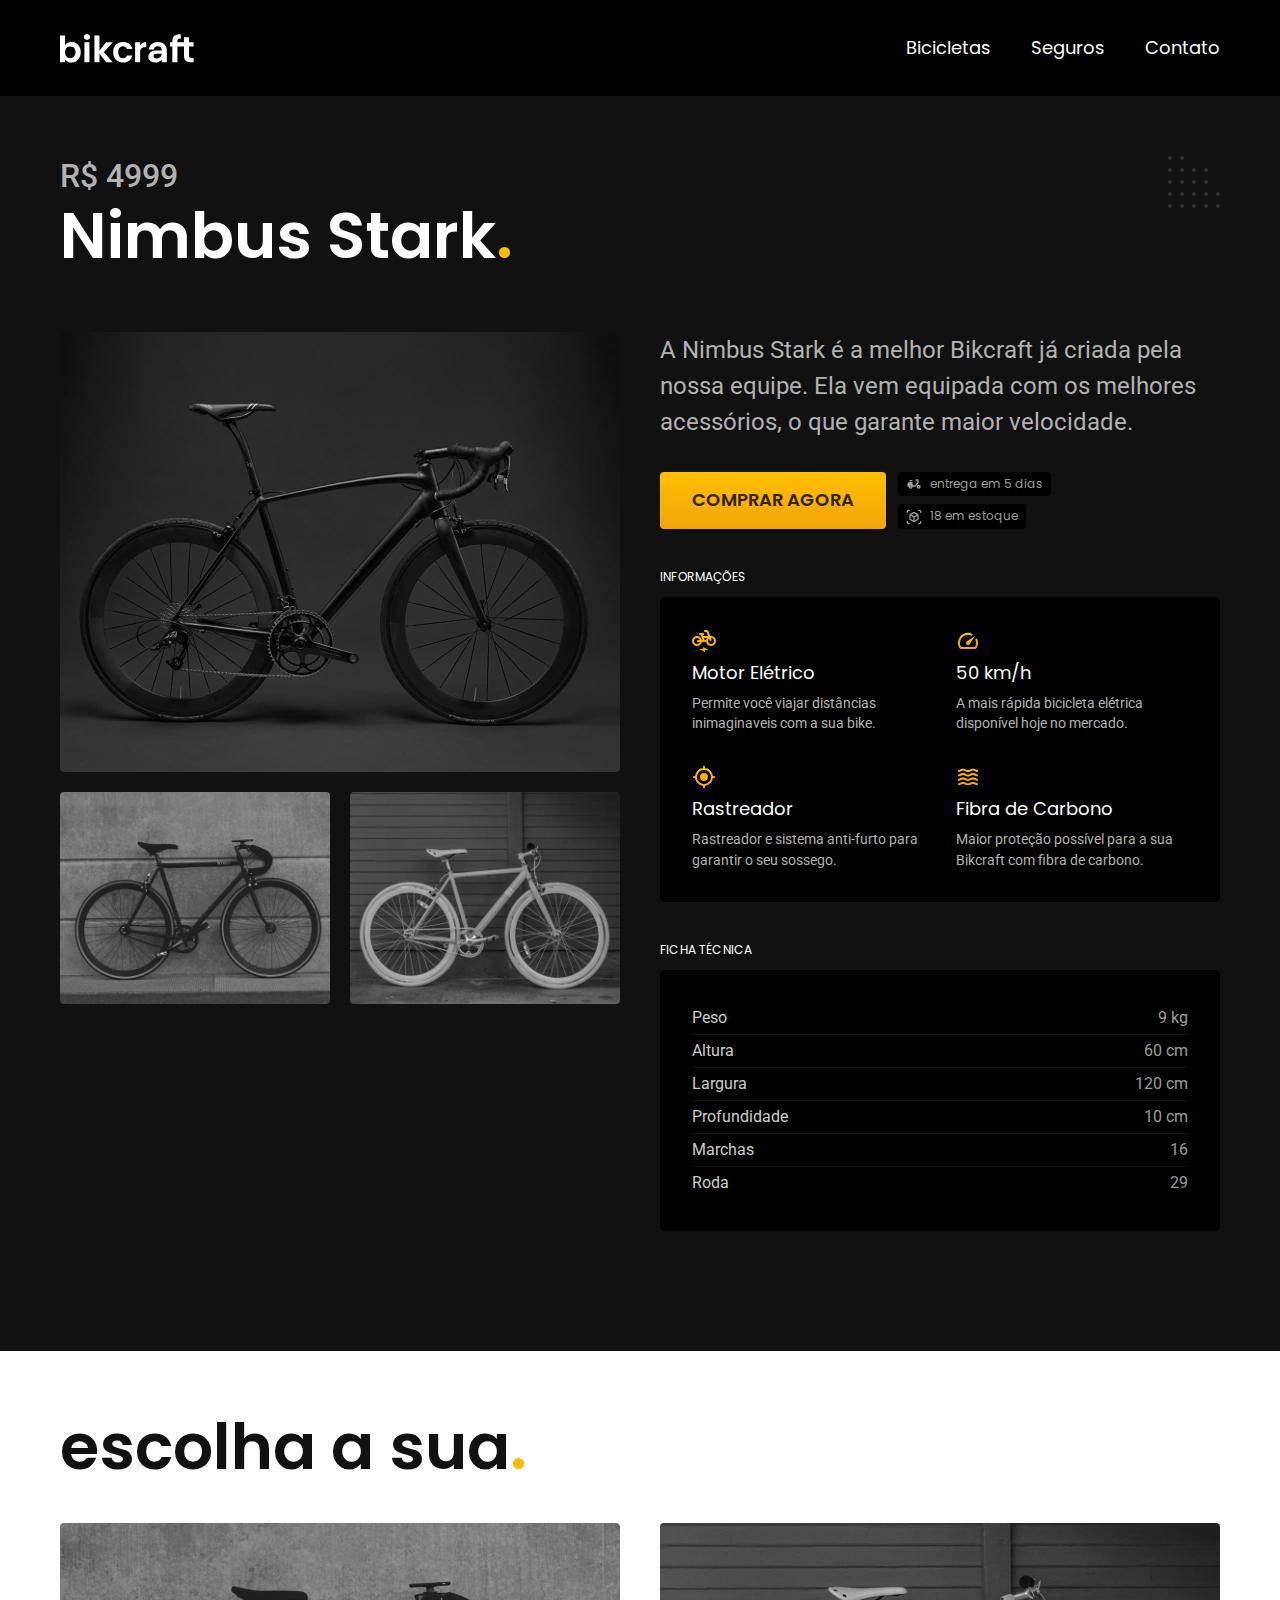
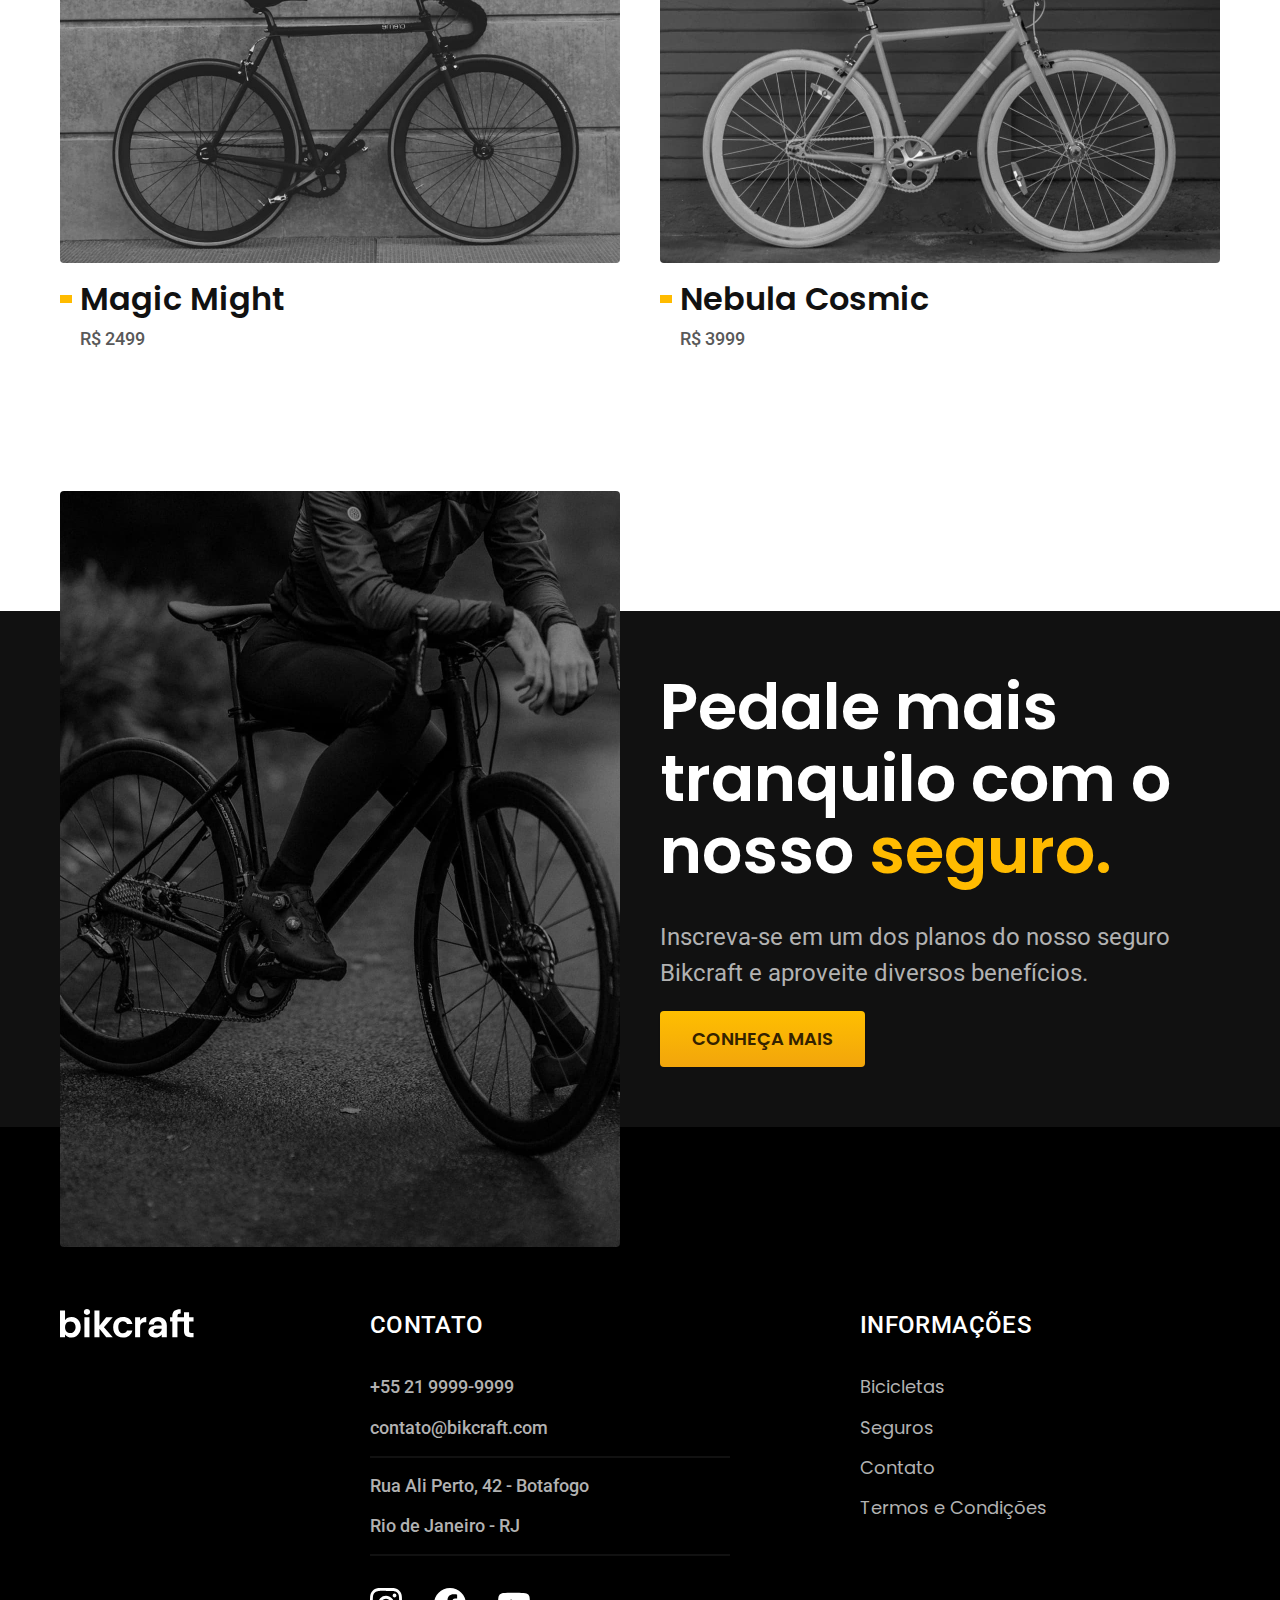
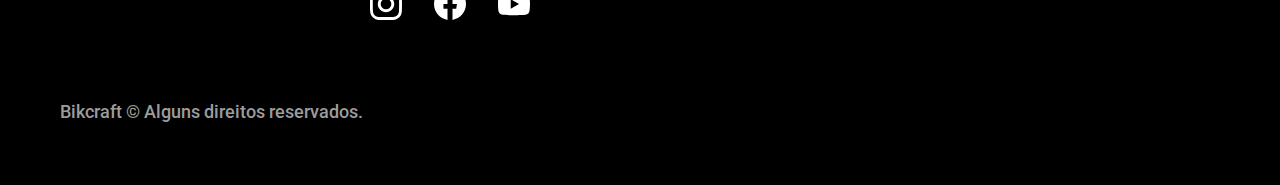
<file: bicicletas/nimbus.html>
<!DOCTYPE html>
<html lang="pt-br">

<head>
  <meta charset="UTF-8">
  <meta name="viewport" content="width=device-width, initial-scale=1.0">

  <title>Nimbus | Bikcraft</title>
  <meta name="description" content="Nimbus.">

  <link rel="icon" href="../favicon.svg" type="image/svg+xml">
  <link rel="preload" href="../css/style.min.css" as="style">
  <link rel="stylesheet" href="../css/style.min.css">

  <link rel="preconnect" href="https://fonts.googleapis.com">
  <link rel="preconnect" href="https://fonts.gstatic.com" crossorigin>
  <link href="https://fonts.googleapis.com/css2?family=Merriweather:ital,wght@1,900&family=Poppins:wght@400;600&family=Roboto:wght@400;500&display=swap" rel="stylesheet">

  <script>
    document.documentElement.classList.add('js');
  </script>
</head>

<body id="bicicleta">
  <header class="header-bg">
    <div class="header container">
      <a href="../">
        <img src="../img/bikcraft.svg" alt="Bikcraft">
      </a>

      <nav aria-label="primaria">
        <ul class="header-menu font-1-m cor-0">
          <li><a href="../bicicletas.html">Bicicletas</a></li>
          <li><a href="../seguros.html">Seguros</a></li>
          <li><a href="../contato.html">Contato</a></li>
        </ul>
      </nav>
    </div>
  </header>

  <main class="titulo-bg">
    <div>
      <div class="titulo container">
        <p class="font-2-xl cor-5">R$ 4999</p>
        <h1 class="font-1-xxl cor-0">Nimbus Stark<span class="cor-p1">.</span></h1>
      </div>
    </div>
    <div class="bicicleta container">
      <div class="bicicleta-imagens">
        <img src="../img/bicicleta/nimbus1.jpg" alt="Bicicleta 1">
        <img src="../img/bicicleta/nimbus2.jpg" alt="Bicicleta 2">
        <img src="../img/bicicleta/nimbus3.jpg" alt="Bicicleta 3">
      </div>
      <div class="bicicleta-conteudo">
        <p class="font-2-l cor-5">A Nimbus Stark é a melhor Bikcraft já criada pela nossa equipe. Ela vem equipada com os melhores acessórios, o que garante maior velocidade.</p>
        <div class="bicicleta-comprar">
          <a class="botao" href="../orcamento.html?tipo=bikcraft&produto=nimbus">Comprar Agora</a>
          <span class="font-1-xs cor-6"><img src="../img/icones/entrega.svg" alt=""> entrega em 5 dias</span>
          <span class="font-1-xs cor-6"><img src="../img/icones/estoque.svg" alt=""> 18 em estoque</span>
        </div>

        <h2 class="font-1-xs cor-0">Informações</h2>
        <ul class="bicicleta-informacoes">
          <li>
            <img src="../img/icones/eletrica.svg" alt="">
            <h3 class="font-1-m cor-0">Motor Elétrico</h3>
            <p class="font-2-xs cor-5">Permite você viajar distâncias inimaginaveis com a sua bike.</p>
          </li>
          <li>
            <img src="../img/icones/velocidade.svg" alt="">
            <h3 class="font-1-m cor-0">50 km/h</h3>
            <p class="font-2-xs cor-5">A mais rápida bicicleta elétrica disponível hoje no mercado.</p>
          </li>
          <li>
            <img src="../img/icones/rastreador.svg" alt="">
            <h3 class="font-1-m cor-0">Rastreador</h3>
            <p class="font-2-xs cor-5">Rastreador e sistema anti-furto para garantir o seu sossego.</p>
          </li>
          <li>
            <img src="../img/icones/carbono.svg" alt="">
            <h3 class="font-1-m cor-0">Fibra de Carbono</h3>
            <p class="font-2-xs cor-5">Maior proteção possível para a sua Bikcraft com fibra de carbono.</p>
          </li>
        </ul>
        <h2 class="font-1-xs cor-0">Ficha Técnica</h2>
        <ul class="bicicleta-ficha font-2-s cor-4">
          <li>Peso <span>9 kg</span></li>
          <li>Altura <span>60 cm</span></li>
          <li>Largura <span>120 cm</span></li>
          <li>Profundidade <span>10 cm</span></li>
          <li>Marchas <span>16</span></li>
          <li>Roda <span>29</span></li>
        </ul>
      </div>
    </div>
  </main>

  <article class="bicicletas-lista container">
    <h2 class="font-1-xxl">escolha a sua<span class="cor-p1">.</span></h2>

    <ul>
      <li>
        <a href="./magic.html">
          <img src="../img/bicicletas/magic.jpg" alt="Bicicleta preta">
          <h3 class="font-1-xl">Magic Might</h3>
          <span class="font-2-m cor-8">R$ 2499</span>
        </a>
      </li>
      <li>
        <a href="./nebula.html">
          <img src="../img/bicicletas/nebula.jpg" alt="Bicicleta preta">
          <h3 class="font-1-xl">Nebula Cosmic</h3>
          <span class="font-2-m cor-8">R$ 3999</span>
        </a>
      </li>
    </ul>
  </article>

  <article class="seguro-bg">
    <div class="seguro container">
      <div class="seguro-imagem">
        <img src="../img/fotos/seguros.jpg" alt="Pessoa parada em cima de uma bicicleta.">
      </div>
      <div class="seguro-conteudo">
        <h2 class="font-1-xxl cor-0">Pedale mais tranquilo com o nosso <span class="cor-p1">seguro.</span></h2>
        <p class="font-2-l cor-5">Inscreva-se em um dos planos do nosso seguro Bikcraft e aproveite diversos benefícios.</p>
        <a class="botao" href="../seguros.html">Conheça Mais</a>
      </div>
    </div>
  </article>

  <footer class="footer-bg">
    <div class="footer container">
      <img src="../img/bikcraft.svg" alt="Bikcraft">
      <div class="footer-contato">
        <h3 class="font-2-l-b cor-0">Contato</h3>
        <ul class="font-2-m cor-5">
          <li><a href="tel:+552199999999">+55 21 9999-9999</a></li>
          <li><a href="mailto:contato@bikcraft.com">contato@bikcraft.com</a></li>
          <li>Rua Ali Perto, 42 - Botafogo</li>
          <li>Rio de Janeiro - RJ</li>
        </ul>
        <div class="footer-redes">
          <a href="../">
            <img src="../img/redes/instagram.svg" alt="Instagram">
          </a>
          <a href="../">
            <img src="../img/redes/facebook.svg" alt="Facebook">
          </a>
          <a href="../">
            <img src="../img/redes/youtube.svg" alt="Youtube">
          </a>
        </div>
      </div>
      <div class="footer-informacoes">
        <h3 class="font-2-l-b cor-0">Informações</h3>
        <nav>
          <ul class="font-1-m cor-5">
            <li><a href="../bicicletas.html">Bicicletas</a></li>
            <li><a href="../seguros.html">Seguros</a></li>
            <li><a href="../contato.html">Contato</a></li>
            <li><a href="../termos.html">Termos e Condições</a></li>
          </ul>
        </nav>
      </div>
      <p class="footer-copy font-2-m cor-6">Bikcraft © Alguns direitos reservados.</p>
    </div>
  </footer>
  <script src="../js/script.js"></script>
</body>

</html>
</file>
<file: css/style.min.css>
body{margin:0;font-family:Arial,Helvetica,sans-serif;color:#111}blockquote,dd,h1,h2,h3,h4,p,ul{margin:0}ul{padding:0;list-style:none}a{text-decoration:none;color:inherit}img{max-width:100%;height:auto;display:block}img[src$=".jpg"]{border-radius:4px}.font-1-xs{font:400 0.75rem/1.35 Poppins,sans-serif}.font-2-xs{font:400 0.875rem/1.43 Roboto,sans-serif}.font-1-s{font:400 1rem/1.5 Poppins,sans-serif}.font-2-s{font:400 1rem/1.5 Roboto,sans-serif}.font-1-m,.font-1-m-b{font:400 1.125rem/1.35 Poppins,sans-serif}.font-1-m-b{font-weight:600}.font-2-m{font:500 1.125rem/1.35 Roboto,sans-serif}.font-1-l{font:400 1.5rem/1.5 Poppins,sans-serif}.font-2-l,.font-2-l-b{font:400 1.5rem/1.5 Roboto,sans-serif}.font-2-l-b{font-weight:500;letter-spacing:.015em;text-transform:uppercase}.font-1-xl{font:600 2rem/1.25 Poppins,sans-serif}.font-2-xl{font:500 2rem/1.25 Roboto,sans-serif}.font-1-xxl{font:600 4rem/1.125 Poppins,sans-serif}@media (max-width:1200px){.font-1-xxl{font-size:3rem}.font-2-l,.font-2-l-b{font-size:1.125rem}}@media (max-width:600px){.font-1-xxl{font-size:2rem}.font-1-xl,.font-2-xl{font-size:1.5rem}}:root{--cor-0:#ffffff;--cor-1:#f7f7f7;--cor-2:#ededed;--cor-3:#dedede;--cor-4:#cccccc;--cor-5:#b2b2b2;--cor-6:#9c9c9c;--cor-7:#717171;--cor-8:#595959;--cor-9:#404040;--cor-10:#2e2e2e;--cor-11:#111111;--cor-12:#000000;--cor-p1:#ffbb00;--cor-p2:#e4a30b;--cor-p3:#a66f00;--cor-p4:#664400;--cor-p5:#332200}.cor-0{color:var(--cor-0)}.cor-1{color:var(--cor-1)}.cor-2{color:var(--cor-2)}.cor-3{color:var(--cor-3)}.cor-4{color:var(--cor-4)}.cor-5{color:var(--cor-5)}.cor-6{color:var(--cor-6)}.cor-7{color:var(--cor-7)}.cor-8{color:var(--cor-8)}.cor-9{color:var(--cor-9)}.cor-10{color:var(--cor-10)}.cor-11{color:var(--cor-11)}.cor-12{color:var(--cor-12)}.cor-p1{color:var(--cor-p1)}.cor-p2{color:var(--cor-p2)}.cor-p3{color:var(--cor-p3)}.cor-p4{color:var(--cor-p4)}.cor-p5{color:var(--cor-p5)}.js .fadeInDown{transform:translate3d(0,-20px,0)}.js .fadeInUp{transform:translate3d(0,20px,0)}.js .fadeInRight{transform:translate3d(20px,0,0)}.js .fadeInLeft{transform:translate3d(-20px,0,0)}.js [data-anime]{opacity:0}.js .anime{opacity:1;transform:none;transition:transform .8s,opacity .8s}.header-bg{background-color:var(--cor-12)}.header{display:flex;flex-wrap:wrap;gap:20px;justify-content:space-between;align-items:center;padding-top:20px;padding-bottom:20px}.header-menu{display:flex;flex-wrap:wrap;gap:40px}.header-menu a{display:inline-block;padding:16px 0;position:relative}.header-menu a:after{content:"";display:block;height:2px;width:0%;background:var(--cor-0);margin-top:4px;transition:.3s;position:absolute}.header-menu a.ativo::after,.header-menu a:hover::after{width:100%}@media (max-width:800px){.header-menu{gap:20px}.header-menu a{background:var(--cor-11);padding:12px 16px;border-radius:4px}.header-menu a:hover{background-color:var(--cor-10)}.header a:after{display:none}}@media (max-width:600px){.header-menu{gap:12px}.header-menu a{padding:8px 12px;font-size:14px}}.footer-bg{background-color:var(--cor-12)}.footer{display:grid;grid-template-columns:3fr 5fr 4fr;gap:40px;padding-top:60px;padding-bottom:60px}.footer h3{margin-bottom:32px}.footer-contato ul{margin-bottom:32px}.footer-contato li:nth-child(2n):after{content:"";display:block;max-width:360px;height:2px;background:var(--cor-11);margin-top:16px}.footer li{margin-bottom:16px}.footer-redes{display:flex;gap:32px}.footer a:hover{color:var(--cor-0)}.footer-copy{grid-column:1/-1;margin-top:40px}@media (max-width:800px){.footer>img{display:none}.footer{grid-template-columns:1fr 1fr}}@media (max-width:600px){.footer{grid-template-columns:1fr;gap:60px}.footer-copy{margin-top:0}}.container{box-sizing:border-box;max-width:1200px;padding-left:20px;padding-right:20px;margin-left:auto;margin-right:auto}.botao{display:inline-block;padding:16px 32px;background:linear-gradient(#ffbf00,#f2a50c);border-radius:4px;box-shadow:0 1px 2px rgba(0,0,0,.1);text-transform:uppercase;color:var(--cor-p5);font:600 1.125rem/1.35 Poppins,sans-serif;max-width:max-content;border:none;cursor:pointer}.botao:hover{background:linear-gradient(#ffb60d,#e59317)}.botao.secundario{background:var(--cor-10);color:var(--cor-2)}.botao.secundario:hover{background:var(--cor-9)}.botao.seta{display:flex;align-items:center}.botao.seta::after{content:"";display:inline-block;width:18px;height:10px;margin-left:12px;background:url("../img/icones/seta.svg");transition:transform .2s}.botao.seta:hover::after{transform:translateX(4px)}@media (max-width:600px){.botao{padding:12px 16px;font-size:1rem}}.link{display:inline-block;color:var(--cor-p1);font:500 1.5rem/1.5 Poppins,sans-serif;text-transform:uppercase}.link::after{content:"";display:block;width:100%;height:4px;background-color:currentColor}.link:hover{color:var(--cor-0)}.titulo-bg{padding-top:60px;padding-bottom:60px;background-color:var(--cor-11)}.titulo{background:url("../img/dec/top-right.svg") no-repeat top right 20px}.titulo p{margin-bottom:4px}@media (max-width:800px){.titulo-bg{padding-top:40px;padding-bottom:40px}.titulo p{font-size:1rem;text-transform:lowercase;font-weight:400}}.form{display:grid;grid-template-columns:1fr 1fr;gap:20px}.form label{display:block;font:600 1rem/1.5 Poppins,sans-serif;margin-bottom:4px}.form .col-2{grid-column:span 2}.form input[type=email],.form input[type=text],.form textarea{font:400 1rem/1.5 Roboto,sans-serif;background:var(--cor-1);border:1px solid var(--cor-2);padding:12px;border-radius:4px;width:100%;box-sizing:border-box}.form input[type=email]:focus,.form input[type=text]:focus,.form textarea:focus{outline:0;border-color:var(--cor-p1);background:var(--cor-0);box-shadow:0 0 0 2px #fea}@media (max-width:600px){.form{grid-template-columns:1fr}.form .col-2{grid-column:1}}.introducao-bg{background:var(--cor-12) url("../img/dec/bottom-left.svg") no-repeat bottom 160px left 20px;box-shadow:inset 0 -120px var(--cor-0)}.introducao{display:grid;grid-template-columns:1fr 1fr;gap:0 40px}.introducao-conteudo{align-self:end;padding-bottom:200px}.introducao img{width:100%;height:100%;object-fit:cover;border-radius:4px}.introducao h1{margin-bottom:32px}.introducao p{margin-bottom:20px}@media (max-width:800px){.introducao-bg{background:var(--cor-11);padding-top:40px;box-shadow:inset 0 -60px #fff}.introducao{grid-template-columns:1fr;gap:32px}.introducao-conteudo{padding-bottom:0}.introducao h1{margin-bottom:16px}.introducao img{height:300px;width:100%}}.tecnologia-bg{background-color:var(--cor-11);box-shadow:inset 0 80px var(--cor-0),inset 0 -80px var(--cor-0)}.tecnologia{display:grid;grid-template-columns:1fr 1fr;gap:40px}.tecnologia-imagem img{width:100%;height:100%;object-fit:cover;object-position:left}.tecnologia-conteudo{padding-top:160px;padding-bottom:160px}.tecnologia-conteudo>span{display:block;margin-bottom:20px}.tecnologia-conteudo h2{margin-bottom:32px}.tecnologia-conteudo>p{margin-bottom:20px}.tecnologia a{margin-bottom:60px}.tecnologia-vantagens{display:flex;gap:40px}.tecnologia-vantagens h3{margin-bottom:8px;width:max-content}.tecnologia-vantagens img{width:24px;margin-bottom:8px}@media (max-width:800px){.tecnologia-bg{box-shadow:initial}.tecnologia{grid-template-columns:1fr}.tecnologia-conteudo{padding-top:60px;padding-bottom:60px}.tecnologia-imagem{display:none}}@media (max-width:600px){.tecnologia-vantagens{flex-direction:column}}.parceiros{padding-top:60px;padding-bottom:120px}.parceiros h2{margin-bottom:60px}.parceiros ul{padding:0 20px;max-width:1400px;display:grid;grid-template-columns:repeat(4,1fr);margin:0 auto}.parceiros li{display:flex;padding:32px;border-left:2px solid var(--cor-2)}.parceiros img{margin:auto}.parceiros li:first-child,.parceiros li:nth-child(5){border-left:none}.parceiros li:nth-child(n+5){border-top:2px solid var(--cor-2)}@media (max-width:800px){.parceiros{padding-bottom:60px}.parceiros li{display:flex;padding:20px}.parceiros h2{margin-bottom:20px}.parceiros ul{grid-template-columns:repeat(2,1fr)}.parceiros li:nth-child(n+3){border-top:2px solid var(--cor-2)}.parceiros li:nth-child(odd){border-left:none}}.depoimento{display:grid;grid-template-columns:1fr 1fr;background-color:var(--cor-p1);overflow:hidden}.depoimento img{border-radius:0;width:100%;height:100%;object-fit:cover}.depoimento-conteudo{padding:40px 40px 80px 80px;align-self:end;background:url(../img/dec/bottom-right-p.svg) no-repeat bottom 40px right 40px}.depoimento-conteudo p{max-width:32ch;font-family:Merriweather,serif;font-style:Italic;font-weight:900;margin-bottom:32px;position:relative}.depoimento p::after,.depoimento p::before{font-size:5rem;color:var(--cor-p2);position:absolute}.depoimento p::before{content:"“";left:-50px;top:-20px}.depoimento p::after{content:"”"}@media (min-width:1200px){.depoimento img{max-height:520px}}@media (max-width:800px){.depoimento{grid-template-columns:1fr;text-align:center}.depoimento img{max-height:200px}.depoimento-conteudo{padding:40px 20px;justify-self:center}}.bicicletas-lista{padding-top:60px;padding-bottom:120px}.bicicletas-lista h2{margin-bottom:40px}.bicicletas-lista ul{display:flex;gap:40px;padding:0 20px 20px 20px;max-width:1400px;margin-left:auto;margin-right:auto;overflow-x:auto}#bicicleta .bicicletas-lista ul{padding:0 0 20px 0}.bicicletas-lista li{flex:1;min-width:280px}.bicicletas-lista a{display:block}.bicicletas-lista img{margin-bottom:16px}.bicicletas-lista h3{margin-bottom:8px;display:flex;align-items:center}.bicicletas-lista h3::before{content:"";display:inline-block;height:8px;width:12px;margin-right:8px;background-color:var(--cor-p1);transition:width .2s}.bicicletas-lista a:hover h3::before{width:24px}.bicicletas-lista li span{padding-left:20px}@media (max-width:800px){.bicicletas-lista{padding-bottom:60px}.bicicletas-lista ul{gap:20px}}.bicicletas-bg{background:linear-gradient(to right,var(--cor-0) 30%,var(--cor-11) 0)}.bicicletas{display:grid;grid-template-columns:1fr 1fr;gap:40px;padding-top:60px;padding-bottom:60px;background:url("../img/dec/top-right.svg") no-repeat top 40px right 40px}.bicicletas-imagem{display:grid}.bicicletas-imagem img{grid-area:1/1}.bicicletas-imagem span{grid-area:1/1;place-self:start end;margin-top:20px;background:var(--cor-12);display:inline-block;padding:8px 16px 8px 8px;border-radius:4px 0 0 4px}.bicicletas-conteudo{display:grid;grid-template-columns:1fr auto;align-content:start}.bicicletas-conteudo h2,.bicicletas-conteudo p{grid-column:1/-1}.bicicletas h2{margin-bottom:20px}.bicicletas h2::before{content:"";display:block;width:12px;height:8px;background-color:var(--cor-p1);margin-bottom:8px}.bicicletas p{margin-bottom:32px}.bicicletas a{place-self:end}.bicicletas li{display:flex;align-items:center}.bicicletas ul{display:grid;gap:16px}.bicicletas-conteudo img{width:24px;margin-right:8px}@media (max-width:800px){.bicicletas-bg{background:var(--cor-11)}.bicicletas{grid-template-columns:1fr;gap:20px;padding-top:40px;padding-bottom:40px}}@media (max-width:600px){.bicicletas-conteudo{grid-template-columns:1fr}.bicicletas ul{font-size:1rem;margin-bottom:32px;grid-template-columns:1fr 1fr}.bicicletas a{place-self:start}}.bicicleta{display:grid;grid-template-columns:1fr 1fr;align-items:start;gap:40px;padding-top:60px;padding-bottom:60px}#bicicleta .titulo p{text-transform:uppercase}.bicicleta-imagens{display:flex;flex-wrap:wrap;gap:20px}.bicicleta-imagens img{flex:1;min-width:200px}.bicicleta-imagens img:first-child{min-width:100%}.bicicleta-conteudo>p{margin-bottom:32px}.bicicleta-comprar{display:grid;grid-template-columns:max-content auto;align-items:center;justify-items:start;gap:8px 12px;margin-bottom:40px}.bicicleta-comprar a{grid-row:span 2}.bicicleta-comprar span{display:flex;align-items:center;background-color:var(--cor-12);gap:8px;padding:4px 8px;border-radius:4px}.bicicleta-conteudo h2{text-transform:uppercase;letter-spacing:.015em;margin-bottom:12px}.bicicleta-ficha,.bicicleta-informacoes{padding:32px;background-color:var(--cor-12);border-radius:4px}.bicicleta-informacoes{margin-bottom:40px;display:grid;grid-template-columns:1fr 1fr;gap:32px}.bicicleta-informacoes img{width:24px;margin-bottom:8px}.bicicleta-informacoes h3{margin-bottom:8px}.bicicleta-ficha li{padding:4px 0;display:flex;justify-content:space-between;border-bottom:1px solid var(--cor-11)}.bicicleta-ficha li:last-child{border-bottom:none}.bicicleta-ficha span{color:var(--cor-6)}@media (max-width:800px){.bicicleta{grid-template-columns:1fr;padding-top:40px;padding-bottom:40px}.bicicleta-imagens{grid-row:2}}@media (max-width:400px){.bicicleta-informacoes{grid-template-columns:1fr}.bicicleta-comprar{grid-template-columns:1fr}}.seguro-bg{background-color:var(--cor-11);box-shadow:inset 0 120px var(--cor-0),inset 0 -120px var(--cor-12)}.seguro{display:grid;grid-template-columns:1fr 1fr;gap:40px}.seguro-imagem img{width:100%;height:100%;object-fit:cover}.seguro-conteudo{padding-top:180px;padding-bottom:180px}.seguro h2{margin-bottom:32px}.seguro p{margin-bottom:20px}@media (max-width:800px){.seguro-bg{box-shadow:inset 0 -60px var(--cor-12)}.seguro{grid-template-columns:1fr}.seguro-conteudo{grid-row:1;padding-top:40px;padding-bottom:0}}.seguros-bg{background:var(--cor-11)}.seguros{padding-top:60px;padding-bottom:60px;display:grid;grid-template-columns:1fr 1fr;gap:40px;align-items:center}#seguros .seguros{padding-top:0}.seguros h2{grid-column:1/-1}.seguros-item{background-color:var(--cor-12);padding:32px 32px 32px 60px;display:grid;grid-template-columns:1fr auto;border-radius:4px}.seguros-item h3{margin-bottom:40px}.seguros-item span{grid-column:2;display:block;text-align:right}.seguros-item ul{grid-column:1/-1;margin-bottom:32px}.seguros-item li{display:flex;align-items:center;position:relative}.seguros-item li+li{margin-top:20px}.seguros-item li::before{content:"";display:inline-block;width:13px;height:9px;background-image:url(../img/icones/lista.svg);position:absolute;left:-21px}.seguros-item a{grid-column:1/-1}@media (max-width:800px){.seguros{grid-template-columns:1fr}}.vantagens-bg{background-color:var(--cor-12)}.vantagens{padding-top:120px;padding-bottom:120px}.vantagens h2{margin-bottom:60px}.vantagens ul{display:grid;grid-template-columns:repeat(auto-fit,minmax(280px,max-content));gap:40px 80px}.vantagens h3,.vantagens img{margin-bottom:8px}@media (max-width:800px){.vantagens{padding-top:60px;padding-bottom:60px}.vantagens h2{margin-bottom:40px}.vantagens ul{gap:20px}}.perguntas{padding-bottom:120px;padding-top:120px}.perguntas h2{margin-bottom:60px}.perguntas dl>div{padding:20px;border-radius:4px}.perguntas dl>div:nth-child(odd){background-color:var(--cor-1)}.perguntas button{display:grid;grid-template-columns:auto 1fr auto;align-items:center;gap:8px;cursor:pointer;border:none;background:0 0;width:100%;text-align:left}.perguntas button::before{content:"";display:inline-block;width:12px;height:8px;background-color:var(--cor-p1)}.perguntas button::after{content:"";display:inline-block;width:14px;height:6px;background:url("../img/icones/seta-abrir.svg");transition:.3s}.perguntas button:hover::after,.perguntas button[aria-expanded=true]::after{transform:rotate(180deg)}.js .perguntas dd{display:none}.js .perguntas dd.ativa{display:block}.perguntas dd{padding-left:20px;padding-top:16px;max-width:80ch}@media (max-width:800px){.perguntas{padding-top:60px;padding-bottom:60px}.perguntas h2{margin-bottom:40px}}#contato{background:linear-gradient(var(--cor-11) 600px,var(--cor-1) 0)}.contato{display:grid;grid-template-columns:5fr 7fr}.contato-dados,.contato-formulario{padding:60px;box-shadow:0 1px 2px rgba(0,0,0,.1)}.contato-dados{border-radius:5px 0 0 5px;background:var(--cor-12) url("../img/dec/bottom-left.svg") no-repeat bottom 20px left 20px}.contato-formulario{border-radius:0 5px 5px 0;background:var(--cor-0) url("../img/dec/bottom-right.svg") no-repeat bottom 20px right 20px}.contato-dados h2{margin-bottom:60px}.contato-endereco{margin-bottom:32px;padding-left:28px;background:url("../img/icones/local.svg") no-repeat 0 2px}.contato-endereco p{margin-bottom:8px}.contato-meios a{display:block;max-width:max-content;margin-bottom:8px;padding-left:28px}.contato-meios a:hover{color:var(--cor-0)}.contato-meios a:first-child{background:url("../img/icones/email.svg") no-repeat 0 2px}.contato-meios a:nth-child(2){margin-bottom:32px}.contato-meios a:nth-child(3){background:url("../img/icones/telefone.svg") no-repeat 0 2px;margin-bottom:60px}.contato-redes{display:flex;gap:32px;padding-left:28px}@media (max-width:800px){.contato{grid-template-columns:1fr}.contato-dados,.contato-formulario{padding:20px}.contato-dados{border-radius:5px 5px 0 0;background:var(--cor-12)}.contato-formulario{border-radius:0 0 5px 5px}.contato-dados h2,.contato-meios a:nth-child(3){margin-bottom:32px}.contato-redes{margin-bottom:12px}}.lojas{display:grid;grid-template-columns:1fr 1fr;gap:0 40px;padding-top:120px;padding-bottom:120px}.lojas h2{grid-column:1/-1;margin-bottom:60px}.lojas img{border-radius:4px 4px 0 0}.lojas-item{border-radius:4px;background:var(--cor-0);box-shadow:0 1px 2px rgba(0,0,0,.1)}.lojas-conteudo{display:grid;grid-template-columns:1fr 1fr;gap:32px 16px;padding:32px}.lojas-conteudo h3,.lojas-tempo{grid-column:1/-1}.lojas-dados{display:grid;gap:8px;border-left:2px solid var(--cor-2);padding-left:12px}.lojas-tempo{display:flex;align-items:center;gap:8px}@media (max-width:800px){.lojas{gap:20px;padding-top:60px;padding-bottom:60px}.lojas h2{margin-bottom:32px}.lojas-conteudo{grid-template-columns:1fr}}@media (max-width:600px){.lojas{grid-template-columns:1fr}}#orcamento{background:linear-gradient(var(--cor-11) 600px,var(--cor-1) 0)}.orcamento{display:grid;grid-template-columns:5fr 7fr;padding-bottom:120px}.orcamento h2{text-transform:uppercase;position:relative;display:flex;align-items:center}.orcamento h2::before{content:"";display:inline-block;width:4px;height:8px;background-color:var(--cor-p1);position:absolute;left:-12px}.orcamento-dados,.orcamento-produto{padding:60px;box-shadow:0 1px 2px rgba(0,0,0,.1)}.orcamento-produto{border-radius:5px 0 0 5px;background:var(--cor-12) url("../img/dec/bottom-left.svg") no-repeat bottom 20px left 20px;display:grid;grid-template-columns:1fr 1fr;gap:20px;align-content:start}.orcamento-produto>*{grid-column:1/-1}.orcamento-produto>label{grid-column:initial}.orcamento-produto label{font:400 1rem/1.5 Poppins,sans-serif;color:var(--cor-4);background-color:var(--cor-10);padding:12px 16px;border-radius:4px;cursor:pointer;display:grid;grid-template-columns:auto 1fr auto;align-items:center;border:1px solid var(--cor-10)}.orcamento-produto input:checked+label{background:var(--cor-0);color:var(--cor-11)}.orcamento-produto label::before{content:"";display:inline-block;box-sizing:border-box;width:12px;height:12px;border:1px solid var(--cor-6);border-radius:50%;margin-right:8px}.orcamento-produto input:checked+label::before{border-color:var(--cor-7);box-shadow:inset 0 0 0 3px var(--cor-0),inset 0 0 0 6px var(--cor-7)}.orcamento-produto label:hover{background-color:var(--cor-9);border-color:var(--cor-9)}.orcamento-produto input:focus+label{box-shadow:0 0 0 2px var(--cor-p1);border-color:var(--cor-12)}.orcamento-produto label span{display:none}.orcamento-produto input:checked+label span{display:inline-block}.orcamento-produto input{opacity:0;position:absolute;pointer-events:none}.orcamento-dados{border-radius:0 5px 5px 0;background:var(--cor-0) url("../img/dec/bottom-right.svg") no-repeat bottom 20px right 20px}.orcamento-conteudo{display:none}.orcamento-conteudo h2,.orcamento-dados h2:nth-of-type(n+2){margin-top:20px}#bikcraft:checked~#orcamento-bikcraft,#seguro:checked~#orcamento-seguro{display:grid;gap:20px}.orcamento-detalhes{display:none;background:var(--cor-0);padding:20px;grid-template-columns:1fr 1fr;border-radius:4px;align-items:center}.orcamento-detalhes li{display:flex;align-items:center;margin-bottom:8px}.orcamento-detalhes li img{width:16px;margin-right:8px}.orcamento-produto input:checked+label+.orcamento-detalhes{display:grid}@media (max-width:1200px){.orcamento-dados,.orcamento-produto{padding:32px}}@media (max-width:800px){.orcamento{grid-template-columns:1fr}.orcamento-produto{border-radius:5px 5px 0 0;background:var(--cor-12)}.orcamento-dados{border-radius:0 0 5px 5px}}@media (max-width:400px){.orcamento-produto{grid-template-columns:1fr}}.termos{padding-top:80px;padding-bottom:80px}.termos h2{font-weight:600;margin-bottom:20px}.termos p+h2{margin-top:40px}.termos p{max-width:75ch;margin-bottom:24px}
</file>
